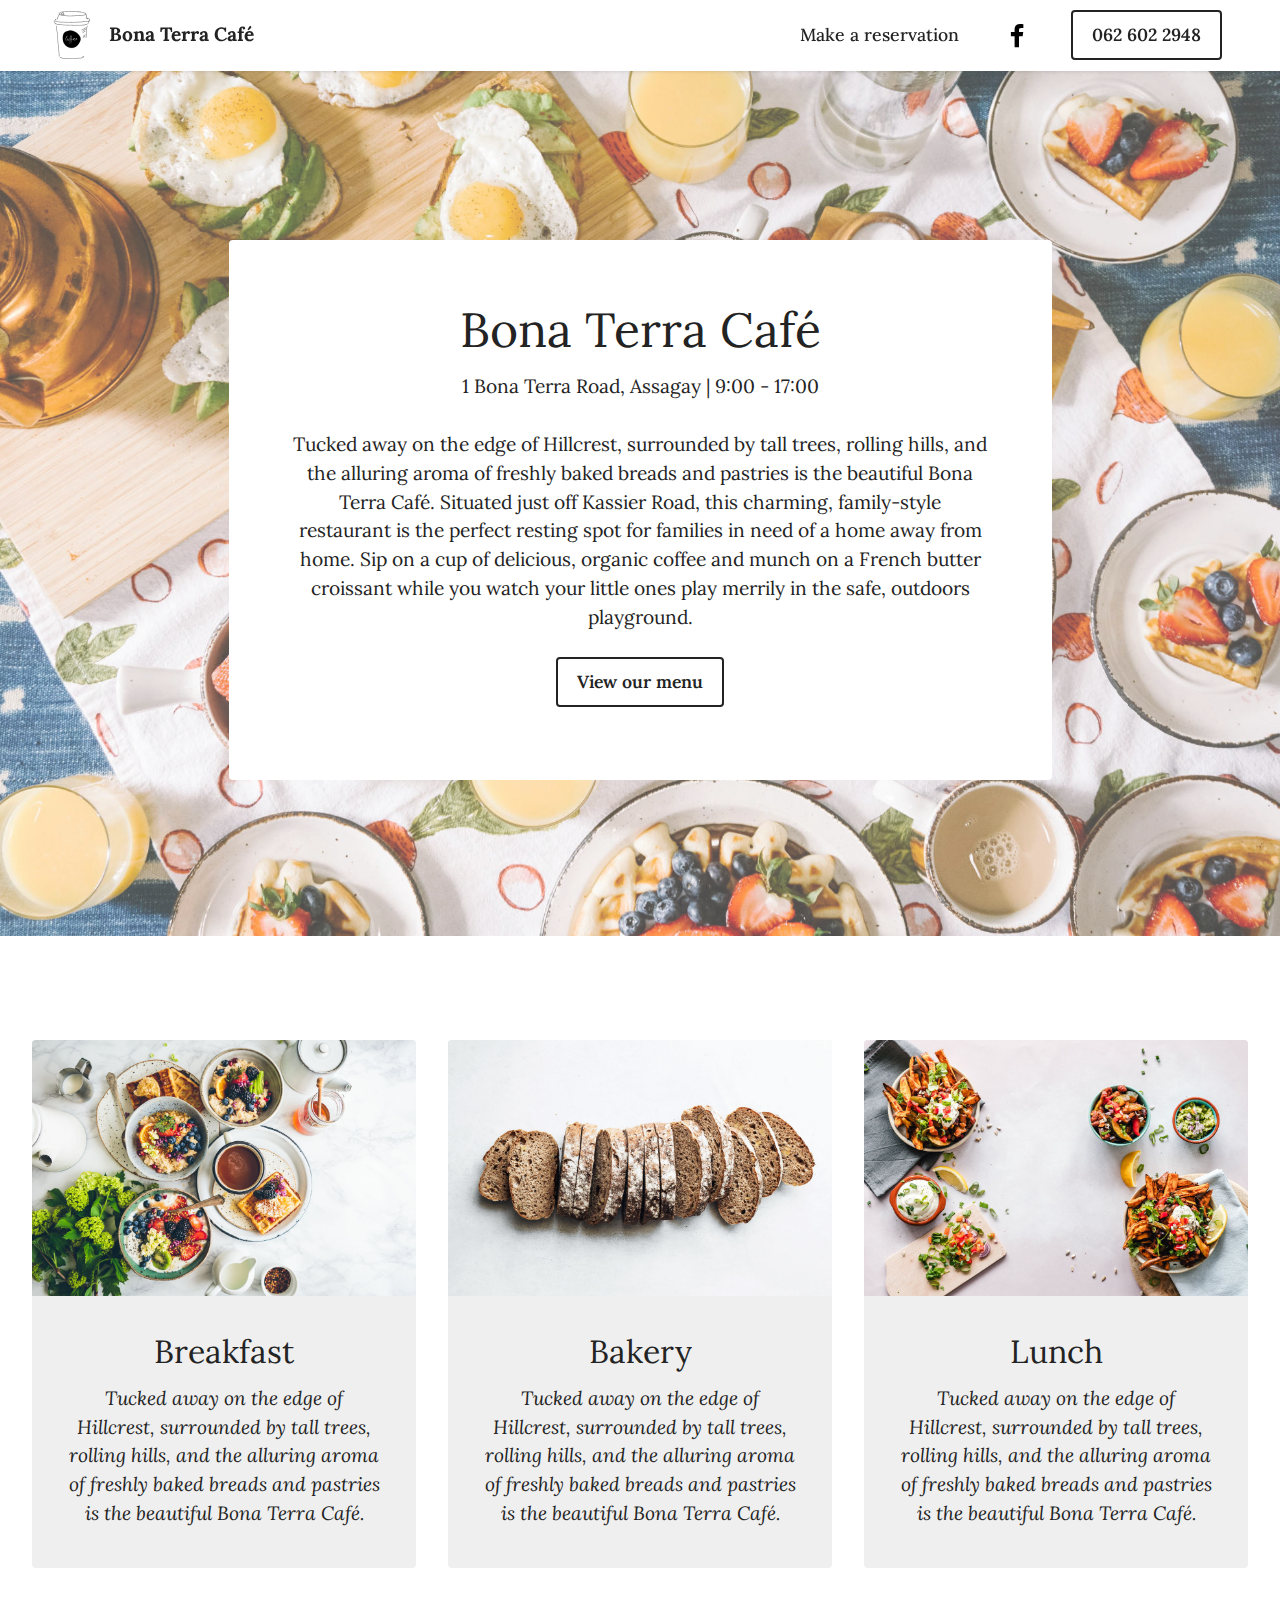
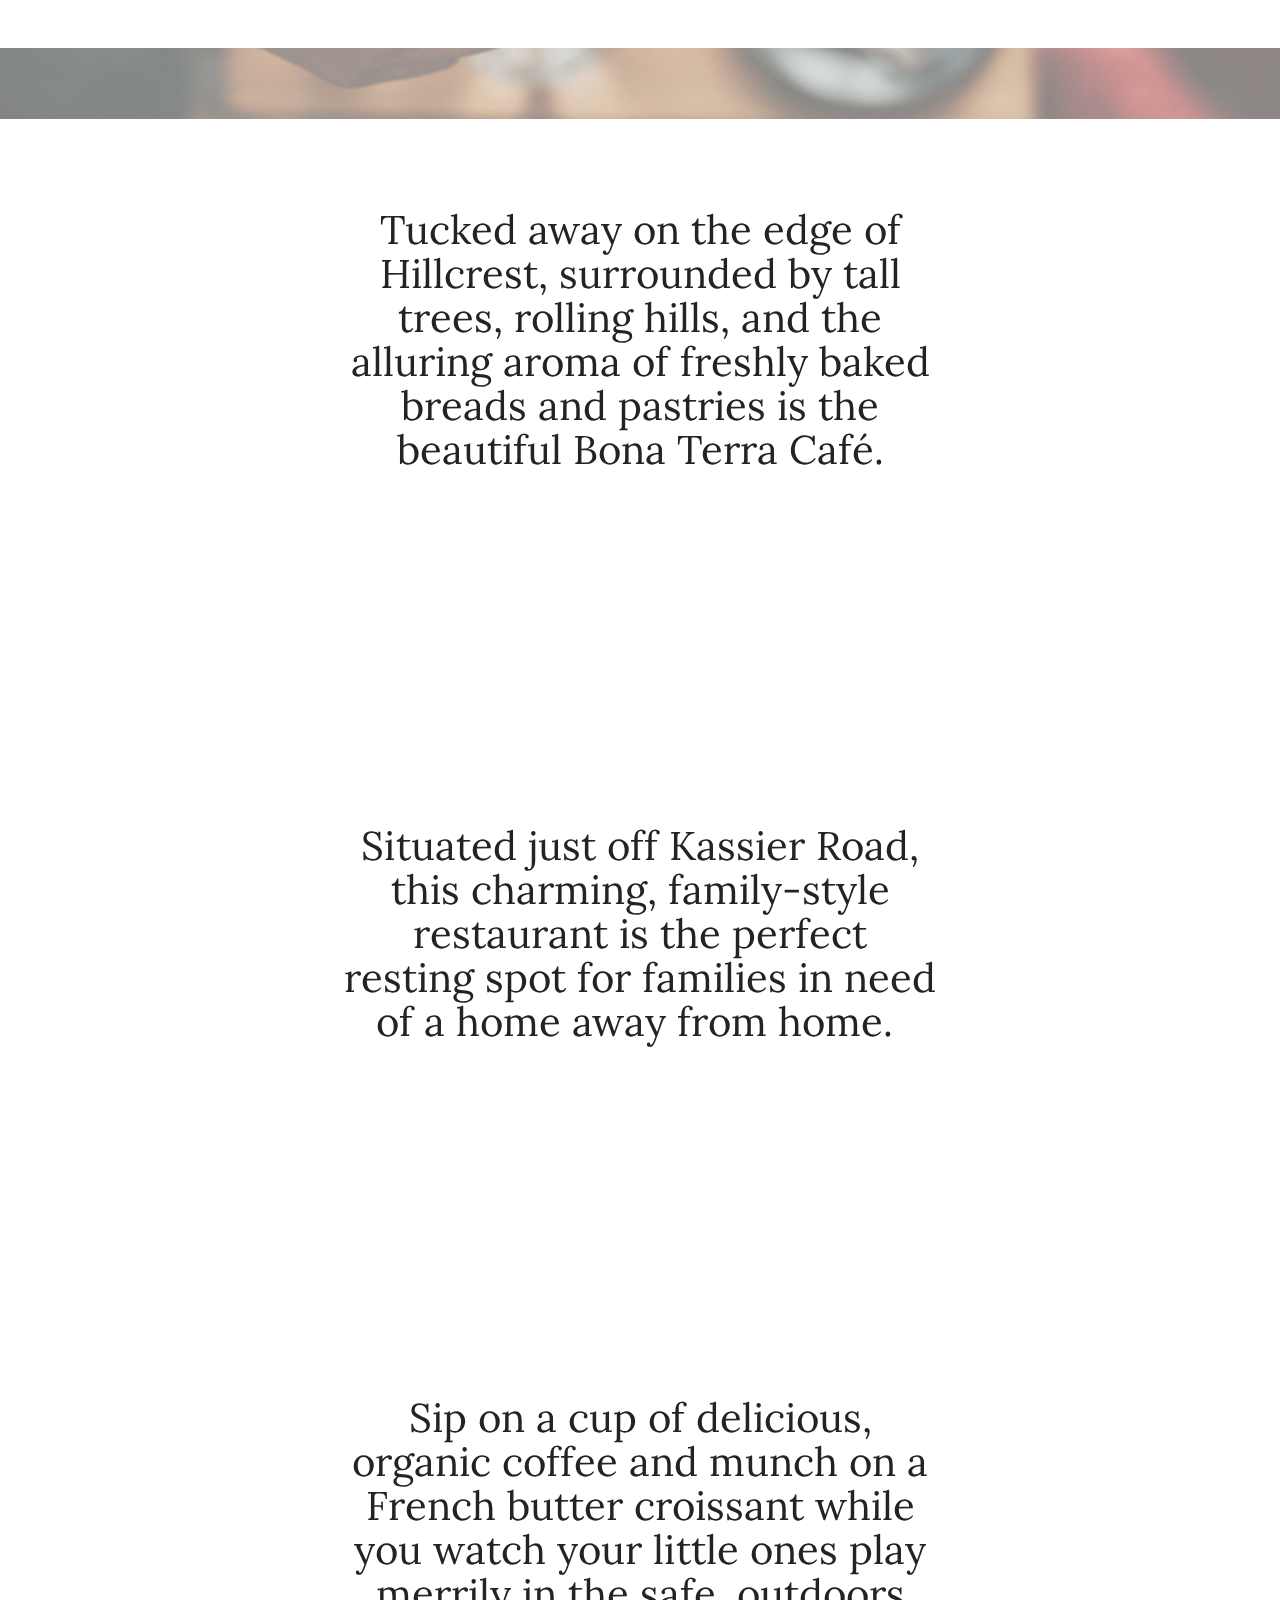
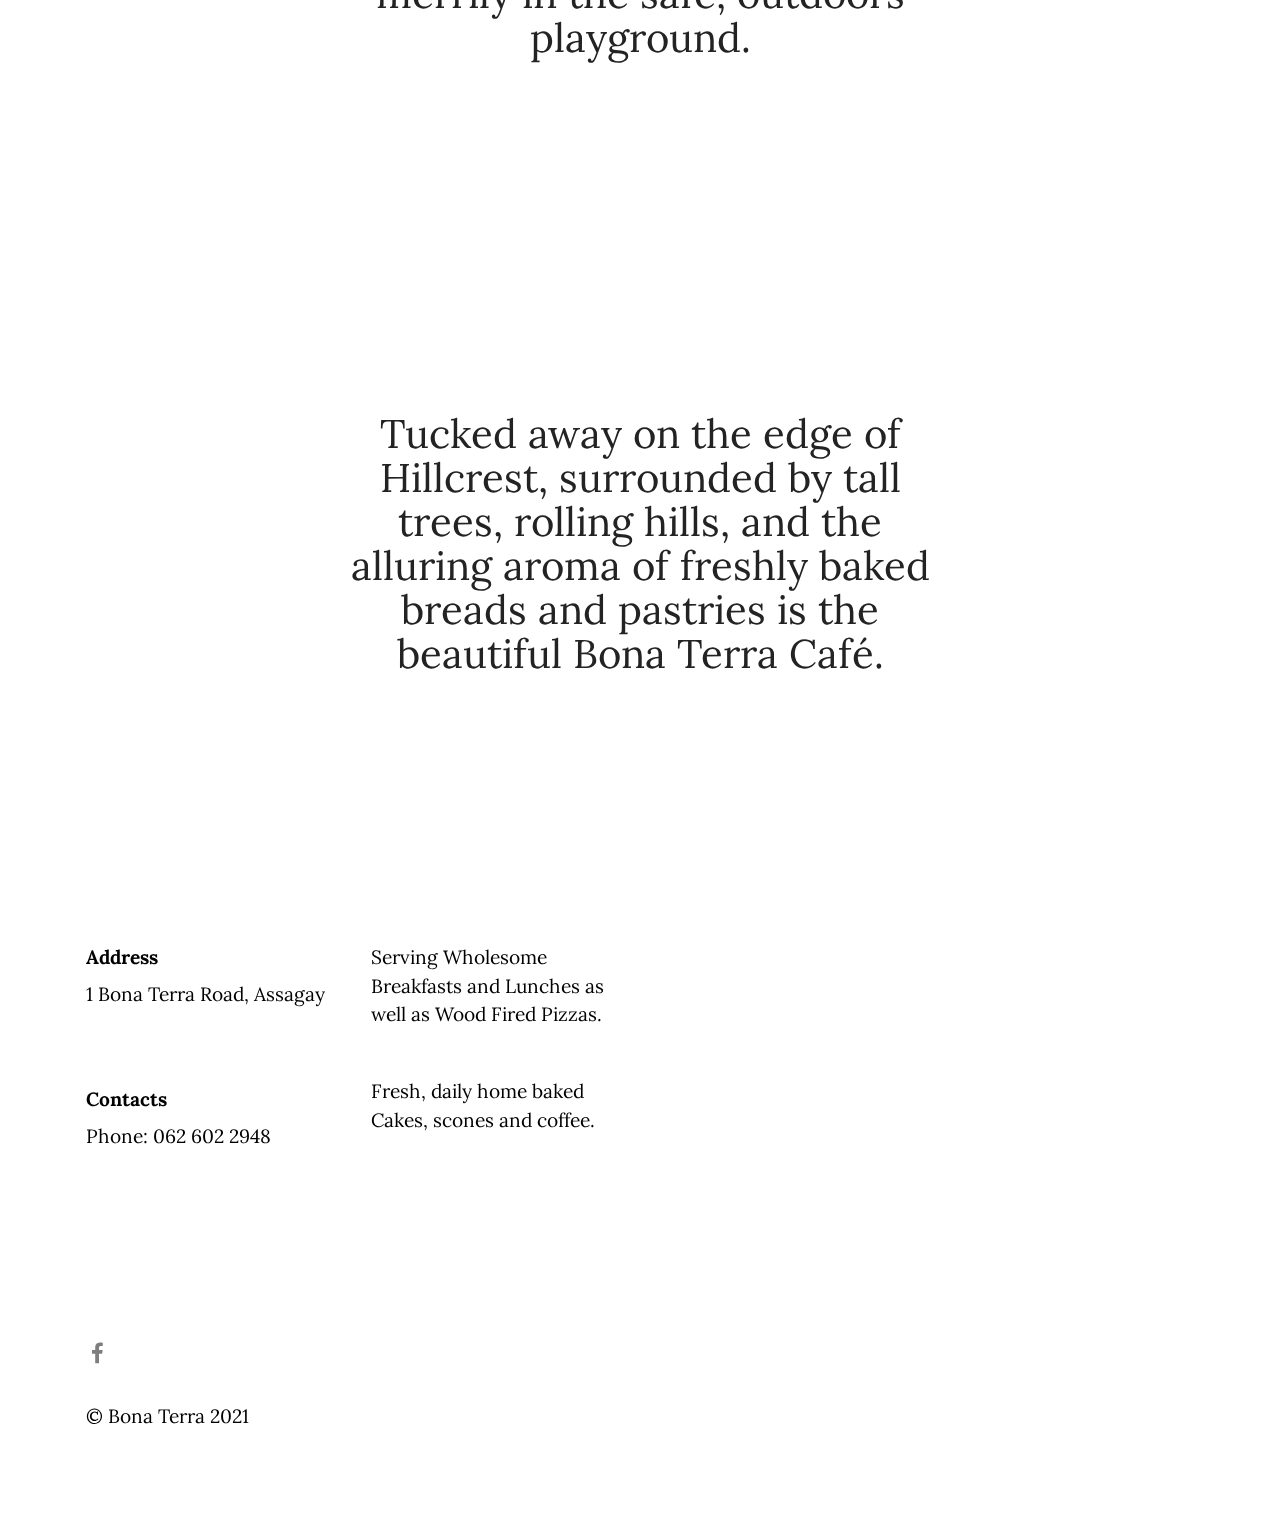
<file: index.html>
<!DOCTYPE html>
<html  >
<head>
  <!-- Site made with Mobirise Website Builder v5.2.9, https://mobirise.com -->
  <meta charset="UTF-8">
  <meta http-equiv="X-UA-Compatible" content="IE=edge">
  <meta name="generator" content="Mobirise v5.2.9, mobirise.com">
  <meta name="viewport" content="width=device-width, initial-scale=1, minimum-scale=1">
  <link rel="shortcut icon" href="assets/images/cafe-deli-venue-1-removebg-preview-96x96.png" type="image/x-icon">
  <meta name="description" content="">
  
  
  <title>Home</title>
  <link rel="stylesheet" href="assets/tether/tether.min.css">
  <link rel="stylesheet" href="assets/bootstrap/css/bootstrap.min.css">
  <link rel="stylesheet" href="assets/bootstrap/css/bootstrap-grid.min.css">
  <link rel="stylesheet" href="assets/bootstrap/css/bootstrap-reboot.min.css">
  <link rel="stylesheet" href="assets/dropdown/css/style.css">
  <link rel="stylesheet" href="assets/socicon/css/styles.css">
  <link rel="stylesheet" href="assets/theme/css/style.css">
  <link rel="preload" href="https://fonts.googleapis.com/css?family=Lora:400,500,600,700,400i,500i,600i,700i&display=swap" as="style" onload="this.onload=null;this.rel='stylesheet'">
  <noscript><link rel="stylesheet" href="https://fonts.googleapis.com/css?family=Lora:400,500,600,700,400i,500i,600i,700i&display=swap"></noscript>
  <link rel="preload" as="style" href="assets/mobirise/css/mbr-additional.css"><link rel="stylesheet" href="assets/mobirise/css/mbr-additional.css" type="text/css">
  
  
  
  
</head>
<body>
  
  <section class="menu menu1 cid-snQ2kiw4IT" once="menu" id="menu1-j">
    

    <nav class="navbar navbar-dropdown navbar-fixed-top navbar-expand-lg">
        <div class="container-fluid">
            <div class="navbar-brand">
                <span class="navbar-logo">
                    <a href="index.html">
                        <img src="assets/images/cafe-deli-venue-1-removebg-preview-96x96.png" alt="Mobirise" style="height: 3rem;">
                    </a>
                </span>
                <span class="navbar-caption-wrap"><a class="navbar-caption text-black text-primary display-7" href="index.html">Bona Terra Café</a></span>
            </div>
            <button class="navbar-toggler" type="button" data-toggle="collapse" data-target="#navbarSupportedContent" aria-controls="navbarNavAltMarkup" aria-expanded="false" aria-label="Toggle navigation">
                <div class="hamburger">
                    <span></span>
                    <span></span>
                    <span></span>
                    <span></span>
                </div>
            </button>
            <div class="collapse navbar-collapse" id="navbarSupportedContent">
                <ul class="navbar-nav nav-dropdown" data-app-modern-menu="true"><li class="nav-item"><a class="nav-link link text-black text-primary display-4" href="https://www.google.com/maps/reserve/v/dine/c/J5cgw0YXsWQ?source=pa&hl=en-ZA&gei=jpcZYL3eKNef1fAPy8ebCA&sourceurl=https://www.google.com/search?q%3Dbona%2Bterra%2Bcafe%2Bmenu%26oq%3Dbona%2Bterra%2Bcafe%2Bmenu%26aqs%3Dchrome..69i57.3915j1j7%26sourceid%3Dchrome%26ie%3DUTF-8" target="_blank">
                            Make a reservation</a></li></ul>
                <div class="icons-menu">
                    <a class="iconfont-wrapper" href="https://www.facebook.com/no1bonaterracafe/" target="_blank">
                        <span class="p-2 mbr-iconfont socicon-facebook socicon" style="color: rgb(0, 0, 0); fill: rgb(0, 0, 0);"></span>
                    </a>
                    
                    
                    
                </div>
                <div class="navbar-buttons mbr-section-btn"><a class="btn btn-black-outline display-4" href="tel:+27626022948">062 602 2948</a></div>
            </div>
        </div>
    </nav>
</section>

<section class="header12 cid-snPZhYULCh mbr-fullscreen mbr-parallax-background" id="header12-b">

    

    <div class="mbr-overlay" style="opacity: 0.3; background-color: rgb(255, 255, 255);">
    </div>
    <div class="container">
        <div class="row justify-content-center">
            <div class="card col-12 col-md-12 col-lg-9">
                <div class="card-wrapper">
                    <div class="card-box align-center">
                        <h1 class="card-title mbr-fonts-style mb-3 display-1">Bona Terra Café</h1>
                        <p class="mbr-text mbr-fonts-style display-7">1 Bona Terra Road, Assagay | 9:00 - 17:00<br><br>Tucked away on the edge of Hillcrest, surrounded by tall trees, rolling hills, and the alluring aroma of freshly baked breads and pastries is the beautiful Bona Terra Café. Situated just off Kassier Road, this charming, family-style restaurant is the perfect resting spot for families in need of a home away from home. Sip on a cup of delicious, organic coffee and munch on a French butter croissant while you watch your little ones play merrily in the safe, outdoors playground.<br></p>
                        <div class="mbr-section-btn mt-3"><a class="btn btn-black-outline display-4" href="https://www.facebook.com/no1bonaterracafe/" target="_blank">View our menu</a></div>
                    </div>
                </div>
            </div>
        </div>
    </div>
</section>

<section class="features3 cid-snoOBk3Jjf" id="features3-3">
    
    
    <div class="container-fluid">
        
        <div class="row mt-4">
            <div class="item features-image сol-12 col-md-6 col-lg-4 active">
                <div class="item-wrapper">
                    <div class="item-img">
                        <img src="assets/images/brooke-lark-hlncigvui4q-unsplash-1184x789.jpg" alt="">
                    </div>
                    <div class="item-content">
                        <h5 class="item-title mbr-fonts-style display-5">Breakfast</h5>
                        <h6 class="item-subtitle mbr-fonts-style mt-1 display-7"><em>Tucked away on the edge of Hillcrest, surrounded by tall trees, rolling hills, and the alluring aroma of freshly baked breads and pastries is the beautiful Bona Terra Café.</em></h6>
                        
                    </div>
                    
                </div>
            </div>
            <div class="item features-image сol-12 col-md-6 col-lg-4">
                <div class="item-wrapper">
                    <div class="item-img">
                        <img src="assets/images/louise-lyshoj-whjtalqonku-unsplash-1-1184x789.jpg" alt="" data-slide-to="1">
                    </div>
                    <div class="item-content">
                        <h5 class="item-title mbr-fonts-style display-5">Bakery</h5>
                        <h6 class="item-subtitle mbr-fonts-style mt-1 display-7"><em>Tucked away on the edge of Hillcrest, surrounded by tall trees, rolling hills, and the alluring aroma of freshly baked breads and pastries is the beautiful Bona Terra Café.</em></h6>
                        
                    </div>
                    
                </div>
            </div><div class="item features-image сol-12 col-md-6 col-lg-4">
                <div class="item-wrapper">
                    <div class="item-img">
                        <img src="assets/images/ella-olsson-4dqiawkil-y-unsplash-1184x789.jpg" alt="" data-slide-to="2">
                    </div>
                    <div class="item-content">
                        <h5 class="item-title mbr-fonts-style display-5">Lunch</h5>
                        <h6 class="item-subtitle mbr-fonts-style mt-1 display-7"><em>Tucked away on the edge of Hillcrest, surrounded by tall trees, rolling hills, and the alluring aroma of freshly baked breads and pastries is the beautiful Bona Terra Café.</em></h6>
                        
                    </div>
                    
                </div>
            </div>
            
        </div>
    </div>
</section>

<section class="content4 cid-snSVvPFKUA mbr-parallax-background" id="content4-q">
    
    <div class="mbr-overlay" style="opacity: 0.5; background-color: rgb(255, 255, 255);">
    </div>
    <div class="container-fluid">
        <div class="row justify-content-center">
            <div class="title col-md-12 col-lg-6">
                <h3 class="mbr-section-title mbr-fonts-style align-center mb-4 display-2">Tucked away on the edge of Hillcrest, surrounded by tall trees, rolling hills, and the alluring aroma of freshly baked breads and pastries is the beautiful Bona Terra Café.</h3>
                
                
            </div>
        </div>
    </div>
</section>

<section class="content4 cid-snSVvBBTJh mbr-parallax-background" id="content4-p">
    
    <div class="mbr-overlay" style="opacity: 0.5; background-color: rgb(255, 255, 255);">
    </div>
    <div class="container-fluid">
        <div class="row justify-content-center">
            <div class="title col-md-12 col-lg-6">
                <h3 class="mbr-section-title mbr-fonts-style align-center mb-4 display-2">Situated just off Kassier Road, this charming, family-style restaurant is the perfect resting spot for families in need of a home away from home.&nbsp;</h3>
                
                
            </div>
        </div>
    </div>
</section>

<section class="content4 cid-snSVvjqCHC mbr-parallax-background" id="content4-o">
    
    <div class="mbr-overlay" style="opacity: 0.5; background-color: rgb(255, 255, 255);">
    </div>
    <div class="container-fluid">
        <div class="row justify-content-center">
            <div class="title col-md-12 col-lg-6">
                <h3 class="mbr-section-title mbr-fonts-style align-center mb-4 display-2">Sip on a cup of delicious, organic coffee and munch on a French butter croissant while you watch your little ones play merrily in the safe, outdoors playground.</h3>
                
                
            </div>
        </div>
    </div>
</section>

<section class="content4 cid-snSVfQCqi3 mbr-parallax-background" id="content4-n">
    
    <div class="mbr-overlay" style="opacity: 0.5; background-color: rgb(255, 255, 255);">
    </div>
    <div class="container-fluid">
        <div class="row justify-content-center">
            <div class="title col-md-12 col-lg-6">
                <h3 class="mbr-section-title mbr-fonts-style align-center mb-4 display-2">Tucked away on the edge of Hillcrest, surrounded by tall trees, rolling hills, and the alluring aroma of freshly baked breads and pastries is the beautiful Bona Terra Café.</h3>
                
                
            </div>
        </div>
    </div>
</section>

<section class="footer6 cid-snoORzGGIT" once="footers" id="footer6-6">

    

    

    <div class="container">
        <div class="row content mbr-white">
            <div class="col-12 col-md-3 mbr-fonts-style display-7">
                <h5 class="mbr-section-subtitle mbr-fonts-style mb-2 display-7">
                    <strong>Address</strong>
                </h5>
                <p class="mbr-text mbr-fonts-style display-7">1 Bona Terra Road, Assagay</p> <br>
                <h5 class="mbr-section-subtitle mbr-fonts-style mb-2 mt-4 display-7">
                    <strong>Contacts</strong>
                </h5>
                <p class="mbr-text mbr-fonts-style mb-4 display-7">Phone: 062 602 2948</p>
            </div>
            <div class="col-12 col-md-3 mbr-fonts-style display-7">
                <h5 class="mbr-section-subtitle mbr-fonts-style mb-2 display-7">Serving Wholesome Breakfasts and Lunches as well as Wood Fired Pizzas.
</h5>
                <ul class="list mbr-fonts-style mb-4 display-4"></ul>
                <h5 class="mbr-section-subtitle mbr-fonts-style mb-2 mt-5 display-7">Fresh, daily home baked Cakes, scones and coffee.</h5>
                <p class="mbr-text mbr-fonts-style mb-4 display-7"></p>
            </div>
            <div class="col-12 col-md-6">
                <div class="google-map"><iframe frameborder="0" style="border:0" src="https://www.google.com/maps/embed/v1/place?key=AIzaSyDk89J4FSunMF33ruMVWJaJht_Ro0kvoXs&amp;q=1 Bona Terra Road, Assagay" allowfullscreen=""></iframe></div>
            </div>
            <div class="col-md-6">
                <div class="social-list align-left">
                    <div class="soc-item">
                        <a href="https://www.facebook.com/no1bonaterracafe/" target="_blank">
                            <span class="mbr-iconfont mbr-iconfont-social socicon-facebook socicon" style="color: rgb(0, 0, 0); fill: rgb(0, 0, 0);"></span>
                        </a>
                    </div>
                    
                    
                    
                    
                    
                </div>
            </div>
        </div>
        <div class="footer-lower">
            <div class="media-container-row">
                <div class="col-sm-12">
                    <hr>
                </div>
            </div>
            <div class="col-sm-12 copyright pl-0">
                <p class="mbr-text mbr-fonts-style mbr-white display-7">
                    © Bona Terra 2021</p>
            </div>
        </div>
    </div>
</section><section style="background-color: #fff; font-family: -apple-system, BlinkMacSystemFont, 'Segoe UI', 'Roboto', 'Helvetica Neue', Arial, sans-serif; color:#aaa; font-size:12px; padding: 0; align-items: center; display: flex;"><a href="https://mobirise.site/r" style="flex: 1 1; height: 3rem; padding-left: 1rem;"></a></section><script src="assets/web/assets/jquery/jquery.min.js"></script>  <script src="assets/popper/popper.min.js"></script>  <script src="assets/tether/tether.min.js"></script>  <script src="assets/bootstrap/js/bootstrap.min.js"></script>  <script src="assets/smoothscroll/smooth-scroll.js"></script>  <script src="assets/parallax/jarallax.min.js"></script>  <script src="assets/dropdown/js/nav-dropdown.js"></script>  <script src="assets/dropdown/js/navbar-dropdown.js"></script>  <script src="assets/touchswipe/jquery.touch-swipe.min.js"></script>  <script src="assets/theme/js/script.js"></script>  
  
  
</body>
</html>
</file>
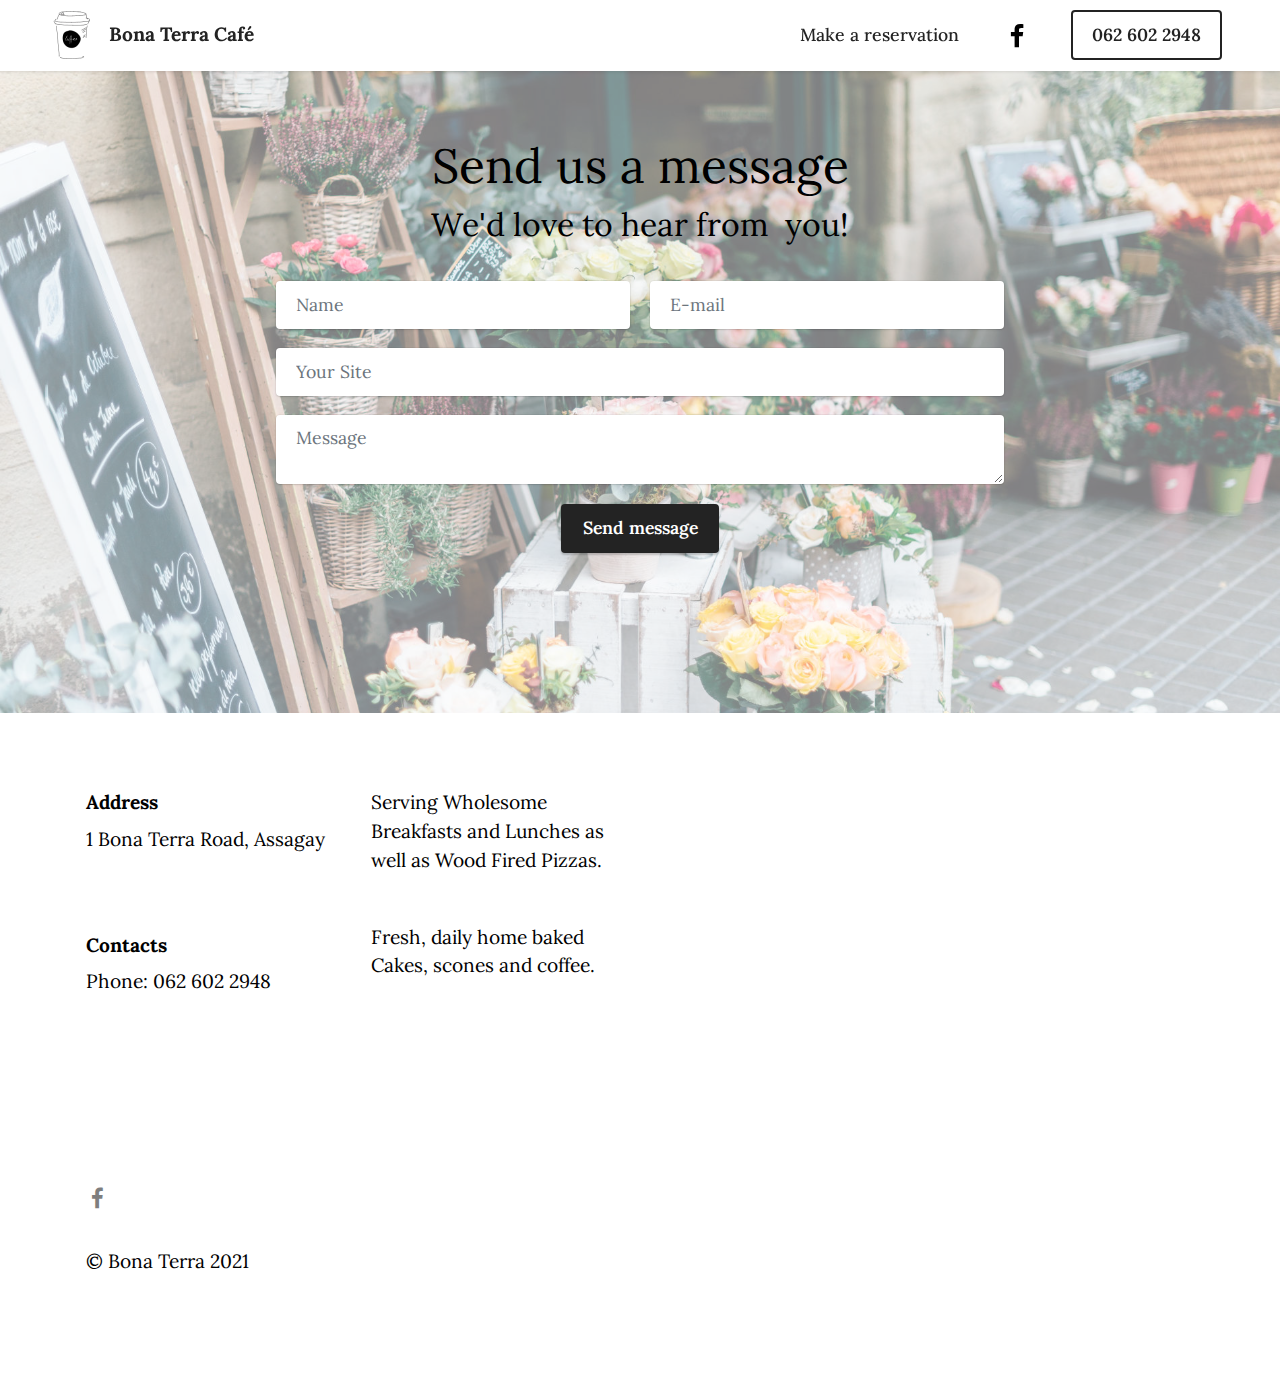
<file: page1.html>
<!DOCTYPE html>
<html  >
<head>
  <!-- Site made with Mobirise Website Builder v5.2.9, https://mobirise.com -->
  <meta charset="UTF-8">
  <meta http-equiv="X-UA-Compatible" content="IE=edge">
  <meta name="generator" content="Mobirise v5.2.9, mobirise.com">
  <meta name="viewport" content="width=device-width, initial-scale=1, minimum-scale=1">
  <link rel="shortcut icon" href="assets/images/cafe-deli-venue-1-removebg-preview-96x96.png" type="image/x-icon">
  <meta name="description" content="">
  
  
  <title>Contact</title>
  <link rel="stylesheet" href="assets/tether/tether.min.css">
  <link rel="stylesheet" href="assets/bootstrap/css/bootstrap.min.css">
  <link rel="stylesheet" href="assets/bootstrap/css/bootstrap-grid.min.css">
  <link rel="stylesheet" href="assets/bootstrap/css/bootstrap-reboot.min.css">
  <link rel="stylesheet" href="assets/formstyler/jquery.formstyler.css">
  <link rel="stylesheet" href="assets/formstyler/jquery.formstyler.theme.css">
  <link rel="stylesheet" href="assets/datepicker/jquery.datetimepicker.min.css">
  <link rel="stylesheet" href="assets/dropdown/css/style.css">
  <link rel="stylesheet" href="assets/socicon/css/styles.css">
  <link rel="stylesheet" href="assets/theme/css/style.css">
  <link rel="preload" href="https://fonts.googleapis.com/css?family=Lora:400,500,600,700,400i,500i,600i,700i&display=swap" as="style" onload="this.onload=null;this.rel='stylesheet'">
  <noscript><link rel="stylesheet" href="https://fonts.googleapis.com/css?family=Lora:400,500,600,700,400i,500i,600i,700i&display=swap"></noscript>
  <link rel="preload" as="style" href="assets/mobirise/css/mbr-additional.css"><link rel="stylesheet" href="assets/mobirise/css/mbr-additional.css" type="text/css">
  
  
  
  
</head>
<body>
  
  <section class="menu menu1 cid-snQ2kiw4IT" once="menu" id="menu1-j">
    

    <nav class="navbar navbar-dropdown navbar-fixed-top navbar-expand-lg">
        <div class="container-fluid">
            <div class="navbar-brand">
                <span class="navbar-logo">
                    <a href="index.html">
                        <img src="assets/images/cafe-deli-venue-1-removebg-preview-96x96.png" alt="Mobirise" style="height: 3rem;">
                    </a>
                </span>
                <span class="navbar-caption-wrap"><a class="navbar-caption text-black text-primary display-7" href="index.html">Bona Terra Café</a></span>
            </div>
            <button class="navbar-toggler" type="button" data-toggle="collapse" data-target="#navbarSupportedContent" aria-controls="navbarNavAltMarkup" aria-expanded="false" aria-label="Toggle navigation">
                <div class="hamburger">
                    <span></span>
                    <span></span>
                    <span></span>
                    <span></span>
                </div>
            </button>
            <div class="collapse navbar-collapse" id="navbarSupportedContent">
                <ul class="navbar-nav nav-dropdown" data-app-modern-menu="true"><li class="nav-item"><a class="nav-link link text-black text-primary display-4" href="https://www.google.com/maps/reserve/v/dine/c/J5cgw0YXsWQ?source=pa&hl=en-ZA&gei=jpcZYL3eKNef1fAPy8ebCA&sourceurl=https://www.google.com/search?q%3Dbona%2Bterra%2Bcafe%2Bmenu%26oq%3Dbona%2Bterra%2Bcafe%2Bmenu%26aqs%3Dchrome..69i57.3915j1j7%26sourceid%3Dchrome%26ie%3DUTF-8" target="_blank">
                            Make a reservation</a></li></ul>
                <div class="icons-menu">
                    <a class="iconfont-wrapper" href="https://www.facebook.com/no1bonaterracafe/" target="_blank">
                        <span class="p-2 mbr-iconfont socicon-facebook socicon" style="color: rgb(0, 0, 0); fill: rgb(0, 0, 0);"></span>
                    </a>
                    
                    
                    
                </div>
                <div class="navbar-buttons mbr-section-btn"><a class="btn btn-black-outline display-4" href="tel:+27626022948">062 602 2948</a></div>
            </div>
        </div>
    </nav>
</section>

<section class="form5 cid-snQ25aPm69" id="form5-h">
    
    <div class="mbr-overlay"></div>
    <div class="container">
        <div class="mbr-section-head">
            <h3 class="mbr-section-title mbr-fonts-style align-center mb-0 display-1">Send us a message</h3>
            <h4 class="mbr-section-subtitle mbr-fonts-style align-center mb-0 mt-2 display-5">
                We'd love to hear from&nbsp; you!</h4>
        </div>
        <div class="row justify-content-center mt-4">
            <div class="col-lg-8 mx-auto mbr-form" data-form-type="formoid">
                <form action="https://mobirise.eu/" method="POST" class="mbr-form form-with-styler" data-form-title="Form Name"><input type="hidden" name="email" data-form-email="true" value="npB/ctcOX0BQakxg3EnSJASugbbgQLUuVzQg/OA6t4QHLDw+kch3MRMtx4hb8MbxZ6w64MwD65gUkoGKg9tS5MCzVuYQjLqlAEeIHHnu5HykdJdR1hR3DmuRsXdeJGs+">
                    <div class="row">
                        <div hidden="hidden" data-form-alert="" class="alert alert-success col-12">Thanks for filling out
                            the form!</div>
                        <div hidden="hidden" data-form-alert-danger="" class="alert alert-danger col-12">Oops...! some
                            problem!</div>
                    </div>
                    <div class="dragArea row">
                        <div class="col-md col-sm-12 form-group" data-for="name">
                            <input type="text" name="name" placeholder="Name" data-form-field="name" class="form-control" value="" id="name-form5-h">
                        </div>
                        <div class="col-md col-sm-12 form-group" data-for="email">
                            <input type="email" name="email" placeholder="E-mail" data-form-field="email" class="form-control" value="" id="email-form5-h">
                        </div>
                        <div class="col-12 form-group" data-for="url">
                            <input type="url" name="url" placeholder="Your Site" data-form-field="url" class="form-control" value="" id="url-form5-h">
                        </div>
                        <div class="col-12 form-group" data-for="textarea">
                            <textarea name="textarea" placeholder="Message" data-form-field="textarea" class="form-control" id="textarea-form5-h"></textarea>
                        </div>
                        <div class="col-lg-12 col-md-12 col-sm-12 align-center mbr-section-btn"><button type="submit" class="btn btn-black display-4">Send message</button></div>
                    </div>
                </form>
            </div>
        </div>
    </div>
</section>

<section class="footer6 cid-snoORzGGIT" once="footers" id="footer6-8">

    

    

    <div class="container">
        <div class="row content mbr-white">
            <div class="col-12 col-md-3 mbr-fonts-style display-7">
                <h5 class="mbr-section-subtitle mbr-fonts-style mb-2 display-7">
                    <strong>Address</strong>
                </h5>
                <p class="mbr-text mbr-fonts-style display-7">1 Bona Terra Road, Assagay</p> <br>
                <h5 class="mbr-section-subtitle mbr-fonts-style mb-2 mt-4 display-7">
                    <strong>Contacts</strong>
                </h5>
                <p class="mbr-text mbr-fonts-style mb-4 display-7">Phone: 062 602 2948</p>
            </div>
            <div class="col-12 col-md-3 mbr-fonts-style display-7">
                <h5 class="mbr-section-subtitle mbr-fonts-style mb-2 display-7">Serving Wholesome Breakfasts and Lunches as well as Wood Fired Pizzas.
</h5>
                <ul class="list mbr-fonts-style mb-4 display-4"></ul>
                <h5 class="mbr-section-subtitle mbr-fonts-style mb-2 mt-5 display-7">Fresh, daily home baked Cakes, scones and coffee.</h5>
                <p class="mbr-text mbr-fonts-style mb-4 display-7"></p>
            </div>
            <div class="col-12 col-md-6">
                <div class="google-map"><iframe frameborder="0" style="border:0" src="https://www.google.com/maps/embed/v1/place?key=AIzaSyCZI5F_k6S1k46ujh0SNrapM89f7mJxd30&amp;q=1 Bona Terra Road, Assagay" allowfullscreen=""></iframe></div>
            </div>
            <div class="col-md-6">
                <div class="social-list align-left">
                    <div class="soc-item">
                        <a href="https://www.facebook.com/no1bonaterracafe/" target="_blank">
                            <span class="mbr-iconfont mbr-iconfont-social socicon-facebook socicon" style="color: rgb(0, 0, 0); fill: rgb(0, 0, 0);"></span>
                        </a>
                    </div>
                    
                    
                    
                    
                    
                </div>
            </div>
        </div>
        <div class="footer-lower">
            <div class="media-container-row">
                <div class="col-sm-12">
                    <hr>
                </div>
            </div>
            <div class="col-sm-12 copyright pl-0">
                <p class="mbr-text mbr-fonts-style mbr-white display-7">
                    © Bona Terra 2021</p>
            </div>
        </div>
    </div>
</section><section style="background-color: #fff; font-family: -apple-system, BlinkMacSystemFont, 'Segoe UI', 'Roboto', 'Helvetica Neue', Arial, sans-serif; color:#aaa; font-size:12px; padding: 0; align-items: center; display: flex;"><a href="https://mobirise.site/m" style="flex: 1 1; height: 3rem; padding-left: 1rem;"></a></section><script src="assets/web/assets/jquery/jquery.min.js"></script>  <script src="assets/popper/popper.min.js"></script>  <script src="assets/tether/tether.min.js"></script>  <script src="assets/bootstrap/js/bootstrap.min.js"></script>  <script src="assets/smoothscroll/smooth-scroll.js"></script>  <script src="assets/formstyler/jquery.formstyler.js"></script>  <script src="assets/formstyler/jquery.formstyler.min.js"></script>  <script src="assets/datepicker/jquery.datetimepicker.full.js"></script>  <script src="assets/dropdown/js/nav-dropdown.js"></script>  <script src="assets/dropdown/js/navbar-dropdown.js"></script>  <script src="assets/touchswipe/jquery.touch-swipe.min.js"></script>  <script src="assets/theme/js/script.js"></script>  <script src="assets/formoid/formoid.min.js"></script>  
  
  
</body>
</html>
</file>
<file: assets/dropdown/css/style.css>
.navbar-dropdown {
  left: 0;
  padding: 0;
  position: absolute;
  right: 0;
  top: 0;
  transition: all 0.45s ease;
  z-index: 1030;
  background: #282828; }
  .navbar-dropdown .navbar-logo {
    margin-right: 0.8rem;
    transition: margin 0.3s ease-in-out;
    vertical-align: middle; }
    .navbar-dropdown .navbar-logo img {
      height: 3.125rem;
      transition: all 0.3s ease-in-out; }
    .navbar-dropdown .navbar-logo.mbr-iconfont {
      font-size: 3.125rem;
      line-height: 3.125rem; }
  .navbar-dropdown .navbar-caption {
    font-weight: 700;
    white-space: normal;
    vertical-align: -4px;
    line-height: 3.125rem !important; }
    .navbar-dropdown .navbar-caption, .navbar-dropdown .navbar-caption:hover {
      color: inherit;
      text-decoration: none; }
  .navbar-dropdown .mbr-iconfont + .navbar-caption {
    vertical-align: -1px; }
  .navbar-dropdown.navbar-fixed-top {
    position: fixed; }
  .navbar-dropdown .navbar-brand span {
    vertical-align: -4px; }
  .navbar-dropdown.bg-color.transparent {
    background: none; }
  .navbar-dropdown.navbar-short .navbar-brand {
    padding: 0.625rem 0; }
    .navbar-dropdown.navbar-short .navbar-brand span {
      vertical-align: -1px; }
  .navbar-dropdown.navbar-short .navbar-caption {
    line-height: 2.375rem !important;
    vertical-align: -2px; }
  .navbar-dropdown.navbar-short .navbar-logo {
    margin-right: 0.5rem; }
    .navbar-dropdown.navbar-short .navbar-logo img {
      height: 2.375rem; }
    .navbar-dropdown.navbar-short .navbar-logo.mbr-iconfont {
      font-size: 2.375rem;
      line-height: 2.375rem; }
  .navbar-dropdown.navbar-short .mbr-table-cell {
    height: 3.625rem; }
  .navbar-dropdown .navbar-close {
    left: 0.6875rem;
    position: fixed;
    top: 0.75rem;
    z-index: 1000; }
  .navbar-dropdown .hamburger-icon {
    content: "";
    display: inline-block;
    vertical-align: middle;
    width: 16px;
    -webkit-box-shadow: 0 -6px 0 1px #282828,0 0 0 1px #282828,0 6px 0 1px #282828;
    -moz-box-shadow: 0 -6px 0 1px #282828,0 0 0 1px #282828,0 6px 0 1px #282828;
    box-shadow: 0 -6px 0 1px #282828,0 0 0 1px #282828,0 6px 0 1px #282828; }

.dropdown-menu .dropdown-toggle[data-toggle="dropdown-submenu"]::after {
  border-bottom: 0.35em solid transparent;
  border-left: 0.35em solid;
  border-right: 0;
  border-top: 0.35em solid transparent;
  margin-left: 0.3rem; }

.dropdown-menu .dropdown-item:focus {
  outline: 0; }

.nav-dropdown {
  font-size: 0.75rem;
  font-weight: 500;
  height: auto !important; }
  .nav-dropdown .nav-btn {
    padding-left: 1rem; }
  .nav-dropdown .link {
    margin: .667em 1.667em;
    font-weight: 500;
    padding: 0;
    transition: color .2s ease-in-out; }
    .nav-dropdown .link.dropdown-toggle {
      margin-right: 2.583em; }
      .nav-dropdown .link.dropdown-toggle::after {
        margin-left: .25rem;
        border-top: 0.35em solid;
        border-right: 0.35em solid transparent;
        border-left: 0.35em solid transparent;
        border-bottom: 0; }
      .nav-dropdown .link.dropdown-toggle[aria-expanded="true"] {
        margin: 0;
        padding: 0.667em 3.263em  0.667em 1.667em; }
  .nav-dropdown .link::after,
  .nav-dropdown .dropdown-item::after {
    color: inherit; }
  .nav-dropdown .btn {
    font-size: 0.75rem;
    font-weight: 700;
    letter-spacing: 0;
    margin-bottom: 0;
    padding-left: 1.25rem;
    padding-right: 1.25rem; }
  .nav-dropdown .dropdown-menu {
    border-radius: 0;
    border: 0;
    left: 0;
    margin: 0;
    padding-bottom: 1.25rem;
    padding-top: 1.25rem;
    position: relative; }
  .nav-dropdown .dropdown-submenu {
    margin-left: 0.125rem;
    top: 0; }
  .nav-dropdown .dropdown-item {
    font-weight: 500;
    line-height: 2;
    padding: 0.3846em 4.615em 0.3846em 1.5385em;
    position: relative;
    transition: color .2s ease-in-out, background-color .2s ease-in-out; }
    .nav-dropdown .dropdown-item::after {
      margin-top: -0.3077em;
      position: absolute;
      right: 1.1538em;
      top: 50%; }
    .nav-dropdown .dropdown-item:focus, .nav-dropdown .dropdown-item:hover {
      background: none; }

@media (max-width: 767px) {
  .nav-dropdown.navbar-toggleable-sm {
    bottom: 0;
    display: none;
    left: 0;
    overflow-x: hidden;
    position: fixed;
    top: 0;
    transform: translateX(-100%);
    -ms-transform: translateX(-100%);
    -webkit-transform: translateX(-100%);
    width: 18.75rem;
    z-index: 999; } }
.nav-dropdown.navbar-toggleable-xl {
  bottom: 0;
  display: none;
  left: 0;
  overflow-x: hidden;
  position: fixed;
  top: 0;
  transform: translateX(-100%);
  -ms-transform: translateX(-100%);
  -webkit-transform: translateX(-100%);
  width: 18.75rem;
  z-index: 999; }

.nav-dropdown-sm {
  display: block !important;
  overflow-x: hidden;
  overflow: auto;
  padding-top: 3.875rem; }
  .nav-dropdown-sm::after {
    content: "";
    display: block;
    height: 3rem;
    width: 100%; }
  .nav-dropdown-sm.collapse.in ~ .navbar-close {
    display: block !important; }
  .nav-dropdown-sm.collapsing, .nav-dropdown-sm.collapse.in {
    transform: translateX(0);
    -ms-transform: translateX(0);
    -webkit-transform: translateX(0);
    transition: all 0.25s ease-out;
    -webkit-transition: all 0.25s ease-out;
    background: #282828; }
  .nav-dropdown-sm.collapsing[aria-expanded="false"] {
    transform: translateX(-100%);
    -ms-transform: translateX(-100%);
    -webkit-transform: translateX(-100%); }
  .nav-dropdown-sm .nav-item {
    display: block;
    margin-left: 0 !important;
    padding-left: 0; }
  .nav-dropdown-sm .link,
  .nav-dropdown-sm .dropdown-item {
    border-top: 1px dotted rgba(255, 255, 255, 0.1);
    font-size: 0.8125rem;
    line-height: 1.6;
    margin: 0 !important;
    padding: 0.875rem 2.4rem 0.875rem 1.5625rem !important;
    position: relative;
    white-space: normal; }
    .nav-dropdown-sm .link:focus, .nav-dropdown-sm .link:hover,
    .nav-dropdown-sm .dropdown-item:focus,
    .nav-dropdown-sm .dropdown-item:hover {
      background: rgba(0, 0, 0, 0.2) !important;
      color: #c0a375; }
  .nav-dropdown-sm .nav-btn {
    position: relative;
    padding: 1.5625rem 1.5625rem 0 1.5625rem; }
    .nav-dropdown-sm .nav-btn::before {
      border-top: 1px dotted rgba(255, 255, 255, 0.1);
      content: "";
      left: 0;
      position: absolute;
      top: 0;
      width: 100%; }
    .nav-dropdown-sm .nav-btn + .nav-btn {
      padding-top: 0.625rem; }
      .nav-dropdown-sm .nav-btn + .nav-btn::before {
        display: none; }
  .nav-dropdown-sm .btn {
    padding: 0.625rem 0; }
  .nav-dropdown-sm .dropdown-toggle[data-toggle="dropdown-submenu"]::after {
    margin-left: .25rem;
    border-top: 0.35em solid;
    border-right: 0.35em solid transparent;
    border-left: 0.35em solid transparent;
    border-bottom: 0; }
  .nav-dropdown-sm .dropdown-toggle[data-toggle="dropdown-submenu"][aria-expanded="true"]::after {
    border-top: 0;
    border-right: 0.35em solid transparent;
    border-left: 0.35em solid transparent;
    border-bottom: 0.35em solid; }
  .nav-dropdown-sm .dropdown-menu {
    margin: 0;
    padding: 0;
    position: relative;
    top: 0;
    left: 0;
    width: 100%;
    border: 0;
    float: none;
    border-radius: 0;
    background: none; }
  .nav-dropdown-sm .dropdown-submenu {
    left: 100%;
    margin-left: 0.125rem;
    margin-top: -1.25rem;
    top: 0; }

.navbar-toggleable-sm .nav-dropdown .dropdown-menu {
  position: absolute; }

.navbar-toggleable-sm .nav-dropdown .dropdown-submenu {
  left: 100%;
  margin-left: 0.125rem;
  margin-top: -1.25rem;
  top: 0; }

.navbar-toggleable-sm.opened .nav-dropdown .dropdown-menu {
  position: relative; }

.navbar-toggleable-sm.opened .nav-dropdown .dropdown-submenu {
  left: 0;
  margin-left: 00rem;
  margin-top: 0rem;
  top: 0; }

.is-builder .nav-dropdown.collapsing {
  transition: none !important; }

/*# sourceMappingURL=style.css.map */
</file>
<file: assets/socicon/css/styles.css>
@charset "UTF-8";

@font-face {
  font-family: 'Socicon';
  src:  url('../fonts/socicon.eot');
  src:  url('../fonts/socicon.eot?#iefix') format('embedded-opentype'),
    url('../fonts/socicon.woff2') format('woff2'),
    url('../fonts/socicon.ttf') format('truetype'),
    url('../fonts/socicon.woff') format('woff'),
    url('../fonts/socicon.svg#socicon') format('svg');
  font-weight: normal;
  font-style: normal;
  font-display: swap;
}

[data-icon]:before {
  font-family: "socicon" !important;
  content: attr(data-icon);
  font-style: normal !important;
  font-weight: normal !important;
  font-variant: normal !important;
  text-transform: none !important;
  speak: none;
  line-height: 1;
  -webkit-font-smoothing: antialiased;
  -moz-osx-font-smoothing: grayscale;
}

[class^="socicon-"], [class*=" socicon-"] {
  /* use !important to prevent issues with browser extensions that change fonts */
  font-family: 'Socicon' !important;
  speak: none;
  font-style: normal;
  font-weight: normal;
  font-variant: normal;
  text-transform: none;
  line-height: 1;

  /* Better Font Rendering =========== */
  -webkit-font-smoothing: antialiased;
  -moz-osx-font-smoothing: grayscale;
}

.socicon-eitaa:before {
  content: "\e97c";
}
.socicon-soroush:before {
  content: "\e97d";
}
.socicon-bale:before {
  content: "\e97e";
}
.socicon-zazzle:before {
  content: "\e97b";
}
.socicon-society6:before {
  content: "\e97a";
}
.socicon-redbubble:before {
  content: "\e979";
}
.socicon-avvo:before {
  content: "\e978";
}
.socicon-stitcher:before {
  content: "\e977";
}
.socicon-googlehangouts:before {
  content: "\e974";
}
.socicon-dlive:before {
  content: "\e975";
}
.socicon-vsco:before {
  content: "\e976";
}
.socicon-flipboard:before {
  content: "\e973";
}
.socicon-ubuntu:before {
  content: "\e958";
}
.socicon-artstation:before {
  content: "\e959";
}
.socicon-invision:before {
  content: "\e95a";
}
.socicon-torial:before {
  content: "\e95b";
}
.socicon-collectorz:before {
  content: "\e95c";
}
.socicon-seenthis:before {
  content: "\e95d";
}
.socicon-googleplaymusic:before {
  content: "\e95e";
}
.socicon-debian:before {
  content: "\e95f";
}
.socicon-filmfreeway:before {
  content: "\e960";
}
.socicon-gnome:before {
  content: "\e961";
}
.socicon-itchio:before {
  content: "\e962";
}
.socicon-jamendo:before {
  content: "\e963";
}
.socicon-mix:before {
  content: "\e964";
}
.socicon-sharepoint:before {
  content: "\e965";
}
.socicon-tinder:before {
  content: "\e966";
}
.socicon-windguru:before {
  content: "\e967";
}
.socicon-cdbaby:before {
  content: "\e968";
}
.socicon-elementaryos:before {
  content: "\e969";
}
.socicon-stage32:before {
  content: "\e96a";
}
.socicon-tiktok:before {
  content: "\e96b";
}
.socicon-gitter:before {
  content: "\e96c";
}
.socicon-letterboxd:before {
  content: "\e96d";
}
.socicon-threema:before {
  content: "\e96e";
}
.socicon-splice:before {
  content: "\e96f";
}
.socicon-metapop:before {
  content: "\e970";
}
.socicon-naver:before {
  content: "\e971";
}
.socicon-remote:before {
  content: "\e972";
}
.socicon-internet:before {
  content: "\e957";
}
.socicon-moddb:before {
  content: "\e94b";
}
.socicon-indiedb:before {
  content: "\e94c";
}
.socicon-traxsource:before {
  content: "\e94d";
}
.socicon-gamefor:before {
  content: "\e94e";
}
.socicon-pixiv:before {
  content: "\e94f";
}
.socicon-myanimelist:before {
  content: "\e950";
}
.socicon-blackberry:before {
  content: "\e951";
}
.socicon-wickr:before {
  content: "\e952";
}
.socicon-spip:before {
  content: "\e953";
}
.socicon-napster:before {
  content: "\e954";
}
.socicon-beatport:before {
  content: "\e955";
}
.socicon-hackerone:before {
  content: "\e956";
}
.socicon-hackernews:before {
  content: "\e946";
}
.socicon-smashwords:before {
  content: "\e947";
}
.socicon-kobo:before {
  content: "\e948";
}
.socicon-bookbub:before {
  content: "\e949";
}
.socicon-mailru:before {
  content: "\e94a";
}
.socicon-gitlab:before {
  content: "\e945";
}
.socicon-instructables:before {
  content: "\e944";
}
.socicon-portfolio:before {
  content: "\e943";
}
.socicon-codered:before {
  content: "\e940";
}
.socicon-origin:before {
  content: "\e941";
}
.socicon-nextdoor:before {
  content: "\e942";
}
.socicon-udemy:before {
  content: "\e93f";
}
.socicon-livemaster:before {
  content: "\e93e";
}
.socicon-crunchbase:before {
  content: "\e93b";
}
.socicon-homefy:before {
  content: "\e93c";
}
.socicon-calendly:before {
  content: "\e93d";
}
.socicon-realtor:before {
  content: "\e90f";
}
.socicon-tidal:before {
  content: "\e910";
}
.socicon-qobuz:before {
  content: "\e911";
}
.socicon-natgeo:before {
  content: "\e912";
}
.socicon-mastodon:before {
  content: "\e913";
}
.socicon-unsplash:before {
  content: "\e914";
}
.socicon-homeadvisor:before {
  content: "\e915";
}
.socicon-angieslist:before {
  content: "\e916";
}
.socicon-codepen:before {
  content: "\e917";
}
.socicon-slack:before {
  content: "\e918";
}
.socicon-openaigym:before {
  content: "\e919";
}
.socicon-logmein:before {
  content: "\e91a";
}
.socicon-fiverr:before {
  content: "\e91b";
}
.socicon-gotomeeting:before {
  content: "\e91c";
}
.socicon-aliexpress:before {
  content: "\e91d";
}
.socicon-guru:before {
  content: "\e91e";
}
.socicon-appstore:before {
  content: "\e91f";
}
.socicon-homes:before {
  content: "\e920";
}
.socicon-zoom:before {
  content: "\e921";
}
.socicon-alibaba:before {
  content: "\e922";
}
.socicon-craigslist:before {
  content: "\e923";
}
.socicon-wix:before {
  content: "\e924";
}
.socicon-redfin:before {
  content: "\e925";
}
.socicon-googlecalendar:before {
  content: "\e926";
}
.socicon-shopify:before {
  content: "\e927";
}
.socicon-freelancer:before {
  content: "\e928";
}
.socicon-seedrs:before {
  content: "\e929";
}
.socicon-bing:before {
  content: "\e92a";
}
.socicon-doodle:before {
  content: "\e92b";
}
.socicon-bonanza:before {
  content: "\e92c";
}
.socicon-squarespace:before {
  content: "\e92d";
}
.socicon-toptal:before {
  content: "\e92e";
}
.socicon-gust:before {
  content: "\e92f";
}
.socicon-ask:before {
  content: "\e930";
}
.socicon-trulia:before {
  content: "\e931";
}
.socicon-loomly:before {
  content: "\e932";
}
.socicon-ghost:before {
  content: "\e933";
}
.socicon-upwork:before {
  content: "\e934";
}
.socicon-fundable:before {
  content: "\e935";
}
.socicon-booking:before {
  content: "\e936";
}
.socicon-googlemaps:before {
  content: "\e937";
}
.socicon-zillow:before {
  content: "\e938";
}
.socicon-niconico:before {
  content: "\e939";
}
.socicon-toneden:before {
  content: "\e93a";
}
.socicon-augment:before {
  content: "\e908";
}
.socicon-bitbucket:before {
  content: "\e909";
}
.socicon-fyuse:before {
  content: "\e90a";
}
.socicon-yt-gaming:before {
  content: "\e90b";
}
.socicon-sketchfab:before {
  content: "\e90c";
}
.socicon-mobcrush:before {
  content: "\e90d";
}
.socicon-microsoft:before {
  content: "\e90e";
}
.socicon-pandora:before {
  content: "\e907";
}
.socicon-messenger:before {
  content: "\e906";
}
.socicon-gamewisp:before {
  content: "\e905";
}
.socicon-bloglovin:before {
  content: "\e904";
}
.socicon-tunein:before {
  content: "\e903";
}
.socicon-gamejolt:before {
  content: "\e901";
}
.socicon-trello:before {
  content: "\e902";
}
.socicon-spreadshirt:before {
  content: "\e900";
}
.socicon-500px:before {
  content: "\e000";
}
.socicon-8tracks:before {
  content: "\e001";
}
.socicon-airbnb:before {
  content: "\e002";
}
.socicon-alliance:before {
  content: "\e003";
}
.socicon-amazon:before {
  content: "\e004";
}
.socicon-amplement:before {
  content: "\e005";
}
.socicon-android:before {
  content: "\e006";
}
.socicon-angellist:before {
  content: "\e007";
}
.socicon-apple:before {
  content: "\e008";
}
.socicon-appnet:before {
  content: "\e009";
}
.socicon-baidu:before {
  content: "\e00a";
}
.socicon-bandcamp:before {
  content: "\e00b";
}
.socicon-battlenet:before {
  content: "\e00c";
}
.socicon-mixer:before {
  content: "\e00d";
}
.socicon-bebee:before {
  content: "\e00e";
}
.socicon-bebo:before {
  content: "\e00f";
}
.socicon-behance:before {
  content: "\e010";
}
.socicon-blizzard:before {
  content: "\e011";
}
.socicon-blogger:before {
  content: "\e012";
}
.socicon-buffer:before {
  content: "\e013";
}
.socicon-chrome:before {
  content: "\e014";
}
.socicon-coderwall:before {
  content: "\e015";
}
.socicon-curse:before {
  content: "\e016";
}
.socicon-dailymotion:before {
  content: "\e017";
}
.socicon-deezer:before {
  content: "\e018";
}
.socicon-delicious:before {
  content: "\e019";
}
.socicon-deviantart:before {
  content: "\e01a";
}
.socicon-diablo:before {
  content: "\e01b";
}
.socicon-digg:before {
  content: "\e01c";
}
.socicon-discord:before {
  content: "\e01d";
}
.socicon-disqus:before {
  content: "\e01e";
}
.socicon-douban:before {
  content: "\e01f";
}
.socicon-draugiem:before {
  content: "\e020";
}
.socicon-dribbble:before {
  content: "\e021";
}
.socicon-drupal:before {
  content: "\e022";
}
.socicon-ebay:before {
  content: "\e023";
}
.socicon-ello:before {
  content: "\e024";
}
.socicon-endomodo:before {
  content: "\e025";
}
.socicon-envato:before {
  content: "\e026";
}
.socicon-etsy:before {
  content: "\e027";
}
.socicon-facebook:before {
  content: "\e028";
}
.socicon-feedburner:before {
  content: "\e029";
}
.socicon-filmweb:before {
  content: "\e02a";
}
.socicon-firefox:before {
  content: "\e02b";
}
.socicon-flattr:before {
  content: "\e02c";
}
.socicon-flickr:before {
  content: "\e02d";
}
.socicon-formulr:before {
  content: "\e02e";
}
.socicon-forrst:before {
  content: "\e02f";
}
.socicon-foursquare:before {
  content: "\e030";
}
.socicon-friendfeed:before {
  content: "\e031";
}
.socicon-github:before {
  content: "\e032";
}
.socicon-goodreads:before {
  content: "\e033";
}
.socicon-google:before {
  content: "\e034";
}
.socicon-googlescholar:before {
  content: "\e035";
}
.socicon-googlegroups:before {
  content: "\e036";
}
.socicon-googlephotos:before {
  content: "\e037";
}
.socicon-googleplus:before {
  content: "\e038";
}
.socicon-grooveshark:before {
  content: "\e039";
}
.socicon-hackerrank:before {
  content: "\e03a";
}
.socicon-hearthstone:before {
  content: "\e03b";
}
.socicon-hellocoton:before {
  content: "\e03c";
}
.socicon-heroes:before {
  content: "\e03d";
}
.socicon-smashcast:before {
  content: "\e03e";
}
.socicon-horde:before {
  content: "\e03f";
}
.socicon-houzz:before {
  content: "\e040";
}
.socicon-icq:before {
  content: "\e041";
}
.socicon-identica:before {
  content: "\e042";
}
.socicon-imdb:before {
  content: "\e043";
}
.socicon-instagram:before {
  content: "\e044";
}
.socicon-issuu:before {
  content: "\e045";
}
.socicon-istock:before {
  content: "\e046";
}
.socicon-itunes:before {
  content: "\e047";
}
.socicon-keybase:before {
  content: "\e048";
}
.socicon-lanyrd:before {
  content: "\e049";
}
.socicon-lastfm:before {
  content: "\e04a";
}
.socicon-line:before {
  content: "\e04b";
}
.socicon-linkedin:before {
  content: "\e04c";
}
.socicon-livejournal:before {
  content: "\e04d";
}
.socicon-lyft:before {
  content: "\e04e";
}
.socicon-macos:before {
  content: "\e04f";
}
.socicon-mail:before {
  content: "\e050";
}
.socicon-medium:before {
  content: "\e051";
}
.socicon-meetup:before {
  content: "\e052";
}
.socicon-mixcloud:before {
  content: "\e053";
}
.socicon-modelmayhem:before {
  content: "\e054";
}
.socicon-mumble:before {
  content: "\e055";
}
.socicon-myspace:before {
  content: "\e056";
}
.socicon-newsvine:before {
  content: "\e057";
}
.socicon-nintendo:before {
  content: "\e058";
}
.socicon-npm:before {
  content: "\e059";
}
.socicon-odnoklassniki:before {
  content: "\e05a";
}
.socicon-openid:before {
  content: "\e05b";
}
.socicon-opera:before {
  content: "\e05c";
}
.socicon-outlook:before {
  content: "\e05d";
}
.socicon-overwatch:before {
  content: "\e05e";
}
.socicon-patreon:before {
  content: "\e05f";
}
.socicon-paypal:before {
  content: "\e060";
}
.socicon-periscope:before {
  content: "\e061";
}
.socicon-persona:before {
  content: "\e062";
}
.socicon-pinterest:before {
  content: "\e063";
}
.socicon-play:before {
  content: "\e064";
}
.socicon-player:before {
  content: "\e065";
}
.socicon-playstation:before {
  content: "\e066";
}
.socicon-pocket:before {
  content: "\e067";
}
.socicon-qq:before {
  content: "\e068";
}
.socicon-quora:before {
  content: "\e069";
}
.socicon-raidcall:before {
  content: "\e06a";
}
.socicon-ravelry:before {
  content: "\e06b";
}
.socicon-reddit:before {
  content: "\e06c";
}
.socicon-renren:before {
  content: "\e06d";
}
.socicon-researchgate:before {
  content: "\e06e";
}
.socicon-residentadvisor:before {
  content: "\e06f";
}
.socicon-reverbnation:before {
  content: "\e070";
}
.socicon-rss:before {
  content: "\e071";
}
.socicon-sharethis:before {
  content: "\e072";
}
.socicon-skype:before {
  content: "\e073";
}
.socicon-slideshare:before {
  content: "\e074";
}
.socicon-smugmug:before {
  content: "\e075";
}
.socicon-snapchat:before {
  content: "\e076";
}
.socicon-songkick:before {
  content: "\e077";
}
.socicon-soundcloud:before {
  content: "\e078";
}
.socicon-spotify:before {
  content: "\e079";
}
.socicon-stackexchange:before {
  content: "\e07a";
}
.socicon-stackoverflow:before {
  content: "\e07b";
}
.socicon-starcraft:before {
  content: "\e07c";
}
.socicon-stayfriends:before {
  content: "\e07d";
}
.socicon-steam:before {
  content: "\e07e";
}
.socicon-storehouse:before {
  content: "\e07f";
}
.socicon-strava:before {
  content: "\e080";
}
.socicon-streamjar:before {
  content: "\e081";
}
.socicon-stumbleupon:before {
  content: "\e082";
}
.socicon-swarm:before {
  content: "\e083";
}
.socicon-teamspeak:before {
  content: "\e084";
}
.socicon-teamviewer:before {
  content: "\e085";
}
.socicon-technorati:before {
  content: "\e086";
}
.socicon-telegram:before {
  content: "\e087";
}
.socicon-tripadvisor:before {
  content: "\e088";
}
.socicon-tripit:before {
  content: "\e089";
}
.socicon-triplej:before {
  content: "\e08a";
}
.socicon-tumblr:before {
  content: "\e08b";
}
.socicon-twitch:before {
  content: "\e08c";
}
.socicon-twitter:before {
  content: "\e08d";
}
.socicon-uber:before {
  content: "\e08e";
}
.socicon-ventrilo:before {
  content: "\e08f";
}
.socicon-viadeo:before {
  content: "\e090";
}
.socicon-viber:before {
  content: "\e091";
}
.socicon-viewbug:before {
  content: "\e092";
}
.socicon-vimeo:before {
  content: "\e093";
}
.socicon-vine:before {
  content: "\e094";
}
.socicon-vkontakte:before {
  content: "\e095";
}
.socicon-warcraft:before {
  content: "\e096";
}
.socicon-wechat:before {
  content: "\e097";
}
.socicon-weibo:before {
  content: "\e098";
}
.socicon-whatsapp:before {
  content: "\e099";
}
.socicon-wikipedia:before {
  content: "\e09a";
}
.socicon-windows:before {
  content: "\e09b";
}
.socicon-wordpress:before {
  content: "\e09c";
}
.socicon-wykop:before {
  content: "\e09d";
}
.socicon-xbox:before {
  content: "\e09e";
}
.socicon-xing:before {
  content: "\e09f";
}
.socicon-yahoo:before {
  content: "\e0a0";
}
.socicon-yammer:before {
  content: "\e0a1";
}
.socicon-yandex:before {
  content: "\e0a2";
}
.socicon-yelp:before {
  content: "\e0a3";
}
.socicon-younow:before {
  content: "\e0a4";
}
.socicon-youtube:before {
  content: "\e0a5";
}
.socicon-zapier:before {
  content: "\e0a6";
}
.socicon-zerply:before {
  content: "\e0a7";
}
.socicon-zomato:before {
  content: "\e0a8";
}
.socicon-zynga:before {
  content: "\e0a9";
}
</file>
<file: assets/theme/css/style.css>
@charset "UTF-8";
section {
  background-color: #ffffff;
}

body {
  font-style: normal;
  line-height: 1.5;
  font-weight: 400;
  color: #232323;
  position: relative;
}

section,
.container,
.container-fluid {
  position: relative;
  word-wrap: break-word;
}

a.mbr-iconfont:hover {
  text-decoration: none;
}

.article .lead p,
.article .lead ul,
.article .lead ol,
.article .lead pre,
.article .lead blockquote {
  margin-bottom: 0;
}

a {
  font-style: normal;
  font-weight: 400;
  cursor: pointer;
}
a, a:hover {
  text-decoration: none;
}

.mbr-section-title {
  font-style: normal;
  line-height: 1.3;
}

.mbr-section-subtitle {
  line-height: 1.3;
}

.mbr-text {
  font-style: normal;
  line-height: 1.7;
}

h1,
h2,
h3,
h4,
h5,
h6,
.display-1,
.display-2,
.display-4,
.display-5,
.display-7,
span,
p,
a {
  line-height: 1;
  word-break: break-word;
  word-wrap: break-word;
  font-weight: 400;
}

b,
strong {
  font-weight: bold;
}

input:-webkit-autofill, input:-webkit-autofill:hover, input:-webkit-autofill:focus, input:-webkit-autofill:active {
  transition-delay: 9999s;
  -webkit-transition-property: background-color, color;
  transition-property: background-color, color;
}

textarea[type=hidden] {
  display: none;
}

section {
  background-position: 50% 50%;
  background-repeat: no-repeat;
  background-size: cover;
}
section .mbr-background-video,
section .mbr-background-video-preview {
  position: absolute;
  bottom: 0;
  left: 0;
  right: 0;
  top: 0;
}

.hidden {
  visibility: hidden;
}

.mbr-z-index20 {
  z-index: 20;
}

/*! Base colors */
.mbr-white {
  color: #ffffff;
}

.mbr-black {
  color: #111111;
}

.mbr-bg-white {
  background-color: #ffffff;
}

.mbr-bg-black {
  background-color: #000000;
}

/*! Text-aligns */
.align-left {
  text-align: left;
}

.align-center {
  text-align: center;
}

.align-right {
  text-align: right;
}

/*! Font-weight  */
.mbr-light {
  font-weight: 300;
}

.mbr-regular {
  font-weight: 400;
}

.mbr-semibold {
  font-weight: 500;
}

.mbr-bold {
  font-weight: 700;
}

/*! Media  */
.media-content {
  flex-basis: 100%;
}

.media-container-row {
  display: flex;
  flex-direction: row;
  flex-wrap: wrap;
  justify-content: center;
  align-content: center;
  align-items: start;
}
.media-container-row .media-size-item {
  width: 400px;
}

.media-container-column {
  display: flex;
  flex-direction: column;
  flex-wrap: wrap;
  justify-content: center;
  align-content: center;
  align-items: stretch;
}
.media-container-column > * {
  width: 100%;
}

@media (min-width: 992px) {
  .media-container-row {
    flex-wrap: nowrap;
  }
}
figure {
  margin-bottom: 0;
  overflow: hidden;
}

figure[mbr-media-size] {
  transition: width 0.1s;
}

img,
iframe {
  display: block;
  width: 100%;
}

.card {
  background-color: transparent;
  border: none;
}

.card-box {
  width: 100%;
}

.card-img {
  text-align: center;
  flex-shrink: 0;
  -webkit-flex-shrink: 0;
}

.media {
  max-width: 100%;
  margin: 0 auto;
}

.mbr-figure {
  align-self: center;
}

.media-container > div {
  max-width: 100%;
}

.mbr-figure img,
.card-img img {
  width: 100%;
}

@media (max-width: 991px) {
  .media-size-item {
    width: auto !important;
  }

  .media {
    width: auto;
  }

  .mbr-figure {
    width: 100% !important;
  }
}
/*! Buttons */
.mbr-section-btn {
  margin-left: -0.6rem;
  margin-right: -0.6rem;
  font-size: 0;
}

.btn {
  font-weight: 600;
  border-width: 1px;
  font-style: normal;
  margin: 0.6rem 0.6rem;
  white-space: normal;
  transition: all 0.2s ease-in-out;
  display: inline-flex;
  align-items: center;
  justify-content: center;
  word-break: break-word;
}

.btn-sm {
  font-weight: 600;
  letter-spacing: 0px;
  transition: all 0.3s ease-in-out;
}

.btn-md {
  font-weight: 600;
  letter-spacing: 0px;
  transition: all 0.3s ease-in-out;
}

.btn-lg {
  font-weight: 600;
  letter-spacing: 0px;
  transition: all 0.3s ease-in-out;
}

.btn-form {
  margin: 0;
}
.btn-form:hover {
  cursor: pointer;
}

nav .mbr-section-btn {
  margin-left: 0rem;
  margin-right: 0rem;
}

/*! Btn icon margin */
.btn .mbr-iconfont,
.btn.btn-sm .mbr-iconfont {
  order: 1;
  cursor: pointer;
  margin-left: 0.5rem;
  vertical-align: sub;
}

.btn.btn-md .mbr-iconfont,
.btn.btn-md .mbr-iconfont {
  margin-left: 0.8rem;
}

.mbr-regular {
  font-weight: 400;
}

.mbr-semibold {
  font-weight: 500;
}

.mbr-bold {
  font-weight: 700;
}

[type=submit] {
  -webkit-appearance: none;
}

/*! Full-screen */
.mbr-fullscreen .mbr-overlay {
  min-height: 100vh;
}

.mbr-fullscreen {
  display: flex;
  display: -moz-flex;
  display: -ms-flex;
  display: -o-flex;
  align-items: center;
  min-height: 100vh;
  padding-top: 3rem;
  padding-bottom: 3rem;
}

/*! Map */
.map {
  height: 25rem;
  position: relative;
}
.map iframe {
  width: 100%;
  height: 100%;
}

/*! Scroll to top arrow */
.mbr-arrow-up {
  bottom: 25px;
  right: 90px;
  position: fixed;
  text-align: right;
  z-index: 5000;
  color: #ffffff;
  font-size: 22px;
}

.mbr-arrow-up a {
  background: rgba(0, 0, 0, 0.2);
  border-radius: 50%;
  color: #fff;
  display: inline-block;
  height: 60px;
  width: 60px;
  border: 2px solid #fff;
  outline-style: none !important;
  position: relative;
  text-decoration: none;
  transition: all 0.3s ease-in-out;
  cursor: pointer;
  text-align: center;
}
.mbr-arrow-up a:hover {
  background-color: rgba(0, 0, 0, 0.4);
}
.mbr-arrow-up a i {
  line-height: 60px;
}

.mbr-arrow-up-icon {
  display: block;
  color: #fff;
}

.mbr-arrow-up-icon::before {
  content: "›";
  display: inline-block;
  font-family: serif;
  font-size: 22px;
  line-height: 1;
  font-style: normal;
  position: relative;
  top: 6px;
  left: -4px;
  transform: rotate(-90deg);
}

/*! Arrow Down */
.mbr-arrow {
  position: absolute;
  bottom: 45px;
  left: 50%;
  width: 60px;
  height: 60px;
  cursor: pointer;
  background-color: rgba(80, 80, 80, 0.5);
  border-radius: 50%;
  transform: translateX(-50%);
}
@media (max-width: 767px) {
  .mbr-arrow {
    display: none;
  }
}
.mbr-arrow > a {
  display: inline-block;
  text-decoration: none;
  outline-style: none;
  -webkit-animation: arrowdown 1.7s ease-in-out infinite;
          animation: arrowdown 1.7s ease-in-out infinite;
  color: #ffffff;
}
.mbr-arrow > a > i {
  position: absolute;
  top: -2px;
  left: 15px;
  font-size: 2rem;
}

#scrollToTop a i::before {
  content: "";
  position: absolute;
  display: block;
  border-bottom: 2.5px solid #fff;
  border-left: 2.5px solid #fff;
  width: 27.8%;
  height: 27.8%;
  left: 50%;
  top: 51%;
  transform: translateY(-30%) translateX(-50%) rotate(135deg);
}

@keyframes arrowdown {
  0% {
    transform: translateY(0px);
  }
  50% {
    transform: translateY(-5px);
  }
  100% {
    transform: translateY(0px);
  }
}
@-webkit-keyframes arrowdown {
  0% {
    transform: translateY(0px);
  }
  50% {
    transform: translateY(-5px);
  }
  100% {
    transform: translateY(0px);
  }
}
@media (max-width: 500px) {
  .mbr-arrow-up {
    left: 0;
    right: 0;
    text-align: center;
  }
}
/*Gradients animation*/
@keyframes gradient-animation {
  from {
    background-position: 0% 100%;
    -webkit-animation-timing-function: ease-in-out;
            animation-timing-function: ease-in-out;
  }
  to {
    background-position: 100% 0%;
    -webkit-animation-timing-function: ease-in-out;
            animation-timing-function: ease-in-out;
  }
}
@-webkit-keyframes gradient-animation {
  from {
    background-position: 0% 100%;
    -webkit-animation-timing-function: ease-in-out;
            animation-timing-function: ease-in-out;
  }
  to {
    background-position: 100% 0%;
    -webkit-animation-timing-function: ease-in-out;
            animation-timing-function: ease-in-out;
  }
}
.bg-gradient {
  background-size: 200% 200%;
  animation: gradient-animation 5s infinite alternate;
  -webkit-animation: gradient-animation 5s infinite alternate;
}

.menu .navbar-brand {
  display: -webkit-flex;
}
.menu .navbar-brand span {
  display: flex;
  display: -webkit-flex;
}
.menu .navbar-brand .navbar-caption-wrap {
  display: -webkit-flex;
}
.menu .navbar-brand .navbar-logo img {
  display: -webkit-flex;
  width: auto;
}
@media (min-width: 768px) and (max-width: 991px) {
  .menu .navbar-toggleable-sm .navbar-nav {
    display: -ms-flexbox;
  }
}
@media (max-width: 991px) {
  .menu .navbar-collapse {
    max-height: 93.5vh;
  }
  .menu .navbar-collapse.show {
    overflow: auto;
  }
}
@media (min-width: 992px) {
  .menu .navbar-nav.nav-dropdown {
    display: -webkit-flex;
  }
  .menu .navbar-toggleable-sm .navbar-collapse {
    display: -webkit-flex !important;
  }
  .menu .collapsed .navbar-collapse {
    max-height: 93.5vh;
  }
  .menu .collapsed .navbar-collapse.show {
    overflow: auto;
  }
}
@media (max-width: 767px) {
  .menu .navbar-collapse {
    max-height: 80vh;
  }
}

.nav-link .mbr-iconfont {
  margin-right: 0.5rem;
}

.navbar {
  display: -webkit-flex;
  -webkit-flex-wrap: wrap;
  -webkit-align-items: center;
  -webkit-justify-content: space-between;
}

.navbar-collapse {
  -webkit-flex-basis: 100%;
  -webkit-flex-grow: 1;
  -webkit-align-items: center;
}

.nav-dropdown .link {
  padding: 0.667em 1.667em !important;
  margin: 0 !important;
}

.nav {
  display: -webkit-flex;
  -webkit-flex-wrap: wrap;
}

.row {
  display: -webkit-flex;
  -webkit-flex-wrap: wrap;
}

.justify-content-center {
  -webkit-justify-content: center;
}

.form-inline {
  display: -webkit-flex;
}

.card-wrapper {
  -webkit-flex: 1;
}

.carousel-control {
  z-index: 10;
  display: -webkit-flex;
}

.carousel-controls {
  display: -webkit-flex;
}

.media {
  display: -webkit-flex;
}

.form-group:focus {
  outline: none;
}

.jq-selectbox__select {
  padding: 7px 0;
  position: relative;
}

.jq-selectbox__dropdown {
  overflow: hidden;
  border-radius: 10px;
  position: absolute;
  top: 100%;
  left: 0 !important;
  width: 100% !important;
}

.jq-selectbox__trigger-arrow {
  right: 0;
  transform: translateY(-50%);
}

.jq-selectbox li {
  padding: 1.07em 0.5em;
}

input[type=range] {
  padding-left: 0 !important;
  padding-right: 0 !important;
}

.modal-dialog,
.modal-content {
  height: 100%;
}

.modal-dialog .carousel-inner {
  height: calc(100vh - 1.75rem);
}
@media (max-width: 575px) {
  .modal-dialog .carousel-inner {
    height: calc(100vh - 1rem);
  }
}

.carousel-item {
  text-align: center;
}

.carousel-item img {
  margin: auto;
}

.navbar-toggler {
  align-self: flex-start;
  padding: 0.25rem 0.75rem;
  font-size: 1.25rem;
  line-height: 1;
  background: transparent;
  border: 1px solid transparent;
  border-radius: 0.25rem;
}

.navbar-toggler:focus,
.navbar-toggler:hover {
  text-decoration: none;
}

.navbar-toggler-icon {
  display: inline-block;
  width: 1.5em;
  height: 1.5em;
  vertical-align: middle;
  content: "";
  background: no-repeat center center;
  background-size: 100% 100%;
}

.navbar-toggler-left {
  position: absolute;
  left: 1rem;
}

.navbar-toggler-right {
  position: absolute;
  right: 1rem;
}

.card-img {
  width: auto;
}

.menu .navbar.collapsed:not(.beta-menu) {
  flex-direction: column;
}

.carousel-item.active,
.carousel-item-next,
.carousel-item-prev {
  display: flex;
}

.note-air-layout .dropup .dropdown-menu,
.note-air-layout .navbar-fixed-bottom .dropdown .dropdown-menu {
  bottom: initial !important;
}

html,
body {
  height: auto;
  min-height: 100vh;
}

.dropup .dropdown-toggle::after {
  display: none;
}

.form-asterisk {
  font-family: initial;
  position: absolute;
  top: -2px;
  font-weight: normal;
}

.form-control-label {
  position: relative;
  cursor: pointer;
  margin-bottom: 0.357em;
  padding: 0;
}

.alert {
  color: #ffffff;
  border-radius: 0;
  border: 0;
  font-size: 1.1rem;
  line-height: 1.5;
  margin-bottom: 1.875rem;
  padding: 1.25rem;
  position: relative;
  text-align: center;
}
.alert.alert-form::after {
  background-color: inherit;
  bottom: -7px;
  content: "";
  display: block;
  height: 14px;
  left: 50%;
  margin-left: -7px;
  position: absolute;
  transform: rotate(45deg);
  width: 14px;
}

.form-control {
  background-color: #ffffff;
  background-clip: border-box;
  color: #232323;
  line-height: 1rem !important;
  height: auto;
  padding: 0.6rem 1.2rem;
  transition: border-color 0.25s ease 0s;
  border: 1px solid transparent !important;
  border-radius: 4px;
  box-shadow: rgba(0, 0, 0, 0.07) 0px 1px 1px 0px, rgba(0, 0, 0, 0.07) 0px 1px 3px 0px, rgba(0, 0, 0, 0.03) 0px 0px 0px 1px;
}
.form-active .form-control:invalid {
  border-color: red;
}

form .row {
  margin-left: -0.6rem;
  margin-right: -0.6rem;
}
form .row [class*=col] {
  padding-left: 0.6rem;
  padding-right: 0.6rem;
}

form .mbr-section-btn {
  margin: 0;
  padding-left: 0.6rem;
  padding-right: 0.6rem;
}

form .btn {
  display: flex;
  padding: 0.6rem 1.2rem;
  margin: 0;
}

form .form-check-input {
  margin-top: 0.5;
}

textarea.form-control {
  line-height: 1.5rem !important;
}

.form-group {
  margin-bottom: 1.2rem;
}

.form-control,
form .btn {
  min-height: 48px;
}

.gdpr-block label span.textGDPR input[name=gdpr] {
  top: 7px;
}

.form-control:focus {
  box-shadow: none;
}

:focus {
  outline: none;
}

.mbr-overlay {
  background-color: #000;
  bottom: 0;
  left: 0;
  opacity: 0.5;
  position: absolute;
  right: 0;
  top: 0;
  z-index: 0;
  pointer-events: none;
}

blockquote {
  font-style: italic;
  padding: 3rem;
  font-size: 1.09rem;
  position: relative;
  border-left: 3px solid;
}

ul,
ol,
pre,
blockquote {
  margin-bottom: 2.3125rem;
}

.mt-4 {
  margin-top: 2rem !important;
}

.mb-4 {
  margin-bottom: 2rem !important;
}

@media (min-width: 992px) {
  .container {
    padding-left: 16px;
    padding-right: 16px;
  }

  .row {
    margin-left: -16px;
    margin-right: -16px;
  }
  .row > [class*=col] {
    padding-left: 16px;
    padding-right: 16px;
  }
}
@media (min-width: 768px) {
  .container-fluid {
    padding-left: 32px;
    padding-right: 32px;
  }
}
@media (min-width: 768px) and (max-width: 991px) {
  .mbr-container {
    padding-left: 32px;
    padding-right: 32px;
  }
}
@media (max-width: 767px) {
  .mbr-container {
    padding-left: 16px;
    padding-right: 16px;
  }
}
.card-wrapper,
.item-wrapper {
  overflow: hidden;
}

.app-video-wrapper > img {
  opacity: 1;
}.engine {
	position: absolute;
	text-indent: -2400px;
	text-align: center;
	padding: 0;
	top: 0;
	left: -2400px;
}
</file>
<file: assets/mobirise/css/mbr-additional.css>
.btn {
  border-width: 2px;
}
body {
  font-family: Jost;
}
.display-1 {
  font-family: 'Lora', serif;
  font-size: 3rem;
  line-height: 1.1;
}
.display-1 > .mbr-iconfont {
  font-size: 3.75rem;
}
.display-2 {
  font-family: 'Lora', serif;
  font-size: 2.5rem;
  line-height: 1.1;
}
.display-2 > .mbr-iconfont {
  font-size: 3.125rem;
}
.display-4 {
  font-family: 'Lora', serif;
  font-size: 1.1rem;
  line-height: 1.5;
}
.display-4 > .mbr-iconfont {
  font-size: 1.375rem;
}
.display-5 {
  font-family: 'Lora', serif;
  font-size: 2rem;
  line-height: 1.5;
}
.display-5 > .mbr-iconfont {
  font-size: 2.5rem;
}
.display-7 {
  font-family: 'Lora', serif;
  font-size: 1.2rem;
  line-height: 1.5;
}
.display-7 > .mbr-iconfont {
  font-size: 1.5rem;
}
/* ---- Fluid typography for mobile devices ---- */
/* 1.4 - font scale ratio ( bootstrap == 1.42857 ) */
/* 100vw - current viewport width */
/* (48 - 20)  48 == 48rem == 768px, 20 == 20rem == 320px(minimal supported viewport) */
/* 0.65 - min scale variable, may vary */
@media (max-width: 992px) {
  .display-1 {
    font-size: 2.4rem;
  }
}
@media (max-width: 768px) {
  .display-1 {
    font-size: 2.1rem;
    font-size: calc( 1.7rem + (3 - 1.7) * ((100vw - 20rem) / (48 - 20)));
    line-height: calc( 1.1 * (1.7rem + (3 - 1.7) * ((100vw - 20rem) / (48 - 20))));
  }
  .display-2 {
    font-size: 2rem;
    font-size: calc( 1.525rem + (2.5 - 1.525) * ((100vw - 20rem) / (48 - 20)));
    line-height: calc( 1.3 * (1.525rem + (2.5 - 1.525) * ((100vw - 20rem) / (48 - 20))));
  }
  .display-4 {
    font-size: 0.88rem;
    font-size: calc( 1.0350000000000001rem + (1.1 - 1.0350000000000001) * ((100vw - 20rem) / (48 - 20)));
    line-height: calc( 1.4 * (1.0350000000000001rem + (1.1 - 1.0350000000000001) * ((100vw - 20rem) / (48 - 20))));
  }
  .display-5 {
    font-size: 1.6rem;
    font-size: calc( 1.35rem + (2 - 1.35) * ((100vw - 20rem) / (48 - 20)));
    line-height: calc( 1.4 * (1.35rem + (2 - 1.35) * ((100vw - 20rem) / (48 - 20))));
  }
  .display-7 {
    font-size: 0.96rem;
    font-size: calc( 1.07rem + (1.2 - 1.07) * ((100vw - 20rem) / (48 - 20)));
    line-height: calc( 1.4 * (1.07rem + (1.2 - 1.07) * ((100vw - 20rem) / (48 - 20))));
  }
}
/* Buttons */
.btn {
  padding: 0.6rem 1.2rem;
  border-radius: 4px;
}
.btn-sm {
  padding: 0.6rem 1.2rem;
  border-radius: 4px;
}
.btn-md {
  padding: 0.6rem 1.2rem;
  border-radius: 4px;
}
.btn-lg {
  padding: 1rem 2.6rem;
  border-radius: 4px;
}
.bg-primary {
  background-color: #000000 !important;
}
.bg-success {
  background-color: #40b0bf !important;
}
.bg-info {
  background-color: #47b5ed !important;
}
.bg-warning {
  background-color: #ffe161 !important;
}
.bg-danger {
  background-color: #ff9966 !important;
}
.btn-primary,
.btn-primary:active {
  background-color: #000000 !important;
  border-color: #000000 !important;
  color: #ffffff !important;
  box-shadow: 0 2px 2px 0 rgba(0, 0, 0, 0.2);
}
.btn-primary:hover,
.btn-primary:focus,
.btn-primary.focus,
.btn-primary.active {
  color: #ffffff !important;
  background-color: #000000 !important;
  border-color: #000000 !important;
  box-shadow: 0 2px 5px 0 rgba(0, 0, 0, 0.2);
}
.btn-primary.disabled,
.btn-primary:disabled {
  color: #ffffff !important;
  background-color: #000000 !important;
  border-color: #000000 !important;
}
.btn-secondary,
.btn-secondary:active {
  background-color: #ff6666 !important;
  border-color: #ff6666 !important;
  color: #ffffff !important;
  box-shadow: 0 2px 2px 0 rgba(0, 0, 0, 0.2);
}
.btn-secondary:hover,
.btn-secondary:focus,
.btn-secondary.focus,
.btn-secondary.active {
  color: #ffffff !important;
  background-color: #ff0f0f !important;
  border-color: #ff0f0f !important;
  box-shadow: 0 2px 5px 0 rgba(0, 0, 0, 0.2);
}
.btn-secondary.disabled,
.btn-secondary:disabled {
  color: #ffffff !important;
  background-color: #ff0f0f !important;
  border-color: #ff0f0f !important;
}
.btn-info,
.btn-info:active {
  background-color: #47b5ed !important;
  border-color: #47b5ed !important;
  color: #ffffff !important;
  box-shadow: 0 2px 2px 0 rgba(0, 0, 0, 0.2);
}
.btn-info:hover,
.btn-info:focus,
.btn-info.focus,
.btn-info.active {
  color: #ffffff !important;
  background-color: #148cca !important;
  border-color: #148cca !important;
  box-shadow: 0 2px 5px 0 rgba(0, 0, 0, 0.2);
}
.btn-info.disabled,
.btn-info:disabled {
  color: #ffffff !important;
  background-color: #148cca !important;
  border-color: #148cca !important;
}
.btn-success,
.btn-success:active {
  background-color: #40b0bf !important;
  border-color: #40b0bf !important;
  color: #ffffff !important;
  box-shadow: 0 2px 2px 0 rgba(0, 0, 0, 0.2);
}
.btn-success:hover,
.btn-success:focus,
.btn-success.focus,
.btn-success.active {
  color: #ffffff !important;
  background-color: #2a747e !important;
  border-color: #2a747e !important;
  box-shadow: 0 2px 5px 0 rgba(0, 0, 0, 0.2);
}
.btn-success.disabled,
.btn-success:disabled {
  color: #ffffff !important;
  background-color: #2a747e !important;
  border-color: #2a747e !important;
}
.btn-warning,
.btn-warning:active {
  background-color: #ffe161 !important;
  border-color: #ffe161 !important;
  color: #614f00 !important;
  box-shadow: 0 2px 2px 0 rgba(0, 0, 0, 0.2);
}
.btn-warning:hover,
.btn-warning:focus,
.btn-warning.focus,
.btn-warning.active {
  color: #0a0800 !important;
  background-color: #ffd10a !important;
  border-color: #ffd10a !important;
  box-shadow: 0 2px 5px 0 rgba(0, 0, 0, 0.2);
}
.btn-warning.disabled,
.btn-warning:disabled {
  color: #614f00 !important;
  background-color: #ffd10a !important;
  border-color: #ffd10a !important;
}
.btn-danger,
.btn-danger:active {
  background-color: #ff9966 !important;
  border-color: #ff9966 !important;
  color: #ffffff !important;
  box-shadow: 0 2px 2px 0 rgba(0, 0, 0, 0.2);
}
.btn-danger:hover,
.btn-danger:focus,
.btn-danger.focus,
.btn-danger.active {
  color: #ffffff !important;
  background-color: #ff5f0f !important;
  border-color: #ff5f0f !important;
  box-shadow: 0 2px 5px 0 rgba(0, 0, 0, 0.2);
}
.btn-danger.disabled,
.btn-danger:disabled {
  color: #ffffff !important;
  background-color: #ff5f0f !important;
  border-color: #ff5f0f !important;
}
.btn-white,
.btn-white:active {
  background-color: #fafafa !important;
  border-color: #fafafa !important;
  color: #7a7a7a !important;
  box-shadow: 0 2px 2px 0 rgba(0, 0, 0, 0.2);
}
.btn-white:hover,
.btn-white:focus,
.btn-white.focus,
.btn-white.active {
  color: #4f4f4f !important;
  background-color: #cfcfcf !important;
  border-color: #cfcfcf !important;
  box-shadow: 0 2px 5px 0 rgba(0, 0, 0, 0.2);
}
.btn-white.disabled,
.btn-white:disabled {
  color: #7a7a7a !important;
  background-color: #cfcfcf !important;
  border-color: #cfcfcf !important;
}
.btn-black,
.btn-black:active {
  background-color: #232323 !important;
  border-color: #232323 !important;
  color: #ffffff !important;
  box-shadow: 0 2px 2px 0 rgba(0, 0, 0, 0.2);
}
.btn-black:hover,
.btn-black:focus,
.btn-black.focus,
.btn-black.active {
  color: #ffffff !important;
  background-color: #000000 !important;
  border-color: #000000 !important;
  box-shadow: 0 2px 5px 0 rgba(0, 0, 0, 0.2);
}
.btn-black.disabled,
.btn-black:disabled {
  color: #ffffff !important;
  background-color: #000000 !important;
  border-color: #000000 !important;
}
.btn-primary-outline,
.btn-primary-outline:active {
  background-color: transparent !important;
  border-color: #000000;
  color: #000000;
}
.btn-primary-outline:hover,
.btn-primary-outline:focus,
.btn-primary-outline.focus,
.btn-primary-outline.active {
  color: #000000 !important;
  background-color: transparent!important;
  border-color: #000000 !important;
  box-shadow: none!important;
}
.btn-primary-outline.disabled,
.btn-primary-outline:disabled {
  color: #ffffff !important;
  background-color: #000000 !important;
  border-color: #000000 !important;
}
.btn-secondary-outline,
.btn-secondary-outline:active {
  background-color: transparent !important;
  border-color: #ff6666;
  color: #ff6666;
}
.btn-secondary-outline:hover,
.btn-secondary-outline:focus,
.btn-secondary-outline.focus,
.btn-secondary-outline.active {
  color: #ff0f0f !important;
  background-color: transparent!important;
  border-color: #ff0f0f !important;
  box-shadow: none!important;
}
.btn-secondary-outline.disabled,
.btn-secondary-outline:disabled {
  color: #ffffff !important;
  background-color: #ff6666 !important;
  border-color: #ff6666 !important;
}
.btn-info-outline,
.btn-info-outline:active {
  background-color: transparent !important;
  border-color: #47b5ed;
  color: #47b5ed;
}
.btn-info-outline:hover,
.btn-info-outline:focus,
.btn-info-outline.focus,
.btn-info-outline.active {
  color: #148cca !important;
  background-color: transparent!important;
  border-color: #148cca !important;
  box-shadow: none!important;
}
.btn-info-outline.disabled,
.btn-info-outline:disabled {
  color: #ffffff !important;
  background-color: #47b5ed !important;
  border-color: #47b5ed !important;
}
.btn-success-outline,
.btn-success-outline:active {
  background-color: transparent !important;
  border-color: #40b0bf;
  color: #40b0bf;
}
.btn-success-outline:hover,
.btn-success-outline:focus,
.btn-success-outline.focus,
.btn-success-outline.active {
  color: #2a747e !important;
  background-color: transparent!important;
  border-color: #2a747e !important;
  box-shadow: none!important;
}
.btn-success-outline.disabled,
.btn-success-outline:disabled {
  color: #ffffff !important;
  background-color: #40b0bf !important;
  border-color: #40b0bf !important;
}
.btn-warning-outline,
.btn-warning-outline:active {
  background-color: transparent !important;
  border-color: #ffe161;
  color: #ffe161;
}
.btn-warning-outline:hover,
.btn-warning-outline:focus,
.btn-warning-outline.focus,
.btn-warning-outline.active {
  color: #ffd10a !important;
  background-color: transparent!important;
  border-color: #ffd10a !important;
  box-shadow: none!important;
}
.btn-warning-outline.disabled,
.btn-warning-outline:disabled {
  color: #614f00 !important;
  background-color: #ffe161 !important;
  border-color: #ffe161 !important;
}
.btn-danger-outline,
.btn-danger-outline:active {
  background-color: transparent !important;
  border-color: #ff9966;
  color: #ff9966;
}
.btn-danger-outline:hover,
.btn-danger-outline:focus,
.btn-danger-outline.focus,
.btn-danger-outline.active {
  color: #ff5f0f !important;
  background-color: transparent!important;
  border-color: #ff5f0f !important;
  box-shadow: none!important;
}
.btn-danger-outline.disabled,
.btn-danger-outline:disabled {
  color: #ffffff !important;
  background-color: #ff9966 !important;
  border-color: #ff9966 !important;
}
.btn-black-outline,
.btn-black-outline:active {
  background-color: transparent !important;
  border-color: #232323;
  color: #232323;
}
.btn-black-outline:hover,
.btn-black-outline:focus,
.btn-black-outline.focus,
.btn-black-outline.active {
  color: #000000 !important;
  background-color: transparent!important;
  border-color: #000000 !important;
  box-shadow: none!important;
}
.btn-black-outline.disabled,
.btn-black-outline:disabled {
  color: #ffffff !important;
  background-color: #232323 !important;
  border-color: #232323 !important;
}
.btn-white-outline,
.btn-white-outline:active {
  background-color: transparent !important;
  border-color: #fafafa;
  color: #fafafa;
}
.btn-white-outline:hover,
.btn-white-outline:focus,
.btn-white-outline.focus,
.btn-white-outline.active {
  color: #cfcfcf !important;
  background-color: transparent!important;
  border-color: #cfcfcf !important;
  box-shadow: none!important;
}
.btn-white-outline.disabled,
.btn-white-outline:disabled {
  color: #7a7a7a !important;
  background-color: #fafafa !important;
  border-color: #fafafa !important;
}
.text-primary {
  color: #000000 !important;
}
.text-secondary {
  color: #ff6666 !important;
}
.text-success {
  color: #40b0bf !important;
}
.text-info {
  color: #47b5ed !important;
}
.text-warning {
  color: #ffe161 !important;
}
.text-danger {
  color: #ff9966 !important;
}
.text-white {
  color: #fafafa !important;
}
.text-black {
  color: #232323 !important;
}
a.text-primary:hover,
a.text-primary:focus,
a.text-primary.active {
  color: #000000 !important;
}
a.text-secondary:hover,
a.text-secondary:focus,
a.text-secondary.active {
  color: #ff0000 !important;
}
a.text-success:hover,
a.text-success:focus,
a.text-success.active {
  color: #266a73 !important;
}
a.text-info:hover,
a.text-info:focus,
a.text-info.active {
  color: #1283bc !important;
}
a.text-warning:hover,
a.text-warning:focus,
a.text-warning.active {
  color: #facb00 !important;
}
a.text-danger:hover,
a.text-danger:focus,
a.text-danger.active {
  color: #ff5500 !important;
}
a.text-white:hover,
a.text-white:focus,
a.text-white.active {
  color: #c7c7c7 !important;
}
a.text-black:hover,
a.text-black:focus,
a.text-black.active {
  color: #000000 !important;
}
a[class*="text-"]:not(.nav-link):not(.dropdown-item):not([role]):not(.navbar-caption) {
  transition: 0.2s;
  position: relative;
  background-image: linear-gradient(currentColor 50%, currentColor 50%);
  background-size: 10000px 2px;
  background-repeat: no-repeat;
  background-position: 0 1.2em;
}
.nav-tabs .nav-link.active {
  color: #000000;
}
.nav-tabs .nav-link:not(.active) {
  color: #232323;
}
.alert-success {
  background-color: #70c770;
}
.alert-info {
  background-color: #47b5ed;
}
.alert-warning {
  background-color: #ffe161;
}
.alert-danger {
  background-color: #ff9966;
}
.mbr-gallery-filter li.active .btn {
  background-color: #000000;
  border-color: #000000;
  color: #ffffff;
}
.mbr-gallery-filter li.active .btn:focus {
  box-shadow: none;
}
a,
a:hover {
  color: #000000;
}
.mbr-plan-header.bg-primary .mbr-plan-subtitle,
.mbr-plan-header.bg-primary .mbr-plan-price-desc {
  color: #b3b3b3;
}
.mbr-plan-header.bg-success .mbr-plan-subtitle,
.mbr-plan-header.bg-success .mbr-plan-price-desc {
  color: #a0d8df;
}
.mbr-plan-header.bg-info .mbr-plan-subtitle,
.mbr-plan-header.bg-info .mbr-plan-price-desc {
  color: #ffffff;
}
.mbr-plan-header.bg-warning .mbr-plan-subtitle,
.mbr-plan-header.bg-warning .mbr-plan-price-desc {
  color: #ffffff;
}
.mbr-plan-header.bg-danger .mbr-plan-subtitle,
.mbr-plan-header.bg-danger .mbr-plan-price-desc {
  color: #ffffff;
}
/* Scroll to top button*/
.scrollToTop_wraper {
  display: none;
}
.form-control {
  font-family: 'Lora', serif;
  font-size: 1.1rem;
  line-height: 1.5;
  font-weight: 400;
}
.form-control > .mbr-iconfont {
  font-size: 1.375rem;
}
.form-control:hover,
.form-control:focus {
  box-shadow: rgba(0, 0, 0, 0.07) 0px 1px 1px 0px, rgba(0, 0, 0, 0.07) 0px 1px 3px 0px, rgba(0, 0, 0, 0.03) 0px 0px 0px 1px;
  border-color: #000000 !important;
}
.form-control:-webkit-input-placeholder {
  font-family: 'Lora', serif;
  font-size: 1.1rem;
  line-height: 1.5;
  font-weight: 400;
}
.form-control:-webkit-input-placeholder > .mbr-iconfont {
  font-size: 1.375rem;
}
blockquote {
  border-color: #000000;
}
/* Forms */
.jq-selectbox li:hover,
.jq-selectbox li.selected {
  background-color: #000000;
  color: #ffffff;
}
.jq-number__spin {
  transition: 0.25s ease;
}
.jq-number__spin:hover {
  border-color: #000000;
}
.jq-selectbox .jq-selectbox__trigger-arrow,
.jq-number__spin.minus:after,
.jq-number__spin.plus:after {
  transition: 0.4s;
  border-top-color: #353535;
  border-bottom-color: #353535;
}
.jq-selectbox:hover .jq-selectbox__trigger-arrow,
.jq-number__spin.minus:hover:after,
.jq-number__spin.plus:hover:after {
  border-top-color: #000000;
  border-bottom-color: #000000;
}
.xdsoft_datetimepicker .xdsoft_calendar td.xdsoft_default,
.xdsoft_datetimepicker .xdsoft_calendar td.xdsoft_current,
.xdsoft_datetimepicker .xdsoft_timepicker .xdsoft_time_box > div > div.xdsoft_current {
  color: #ffffff !important;
  background-color: #000000 !important;
  box-shadow: none !important;
}
.xdsoft_datetimepicker .xdsoft_calendar td:hover,
.xdsoft_datetimepicker .xdsoft_timepicker .xdsoft_time_box > div > div:hover {
  color: #000000 !important;
  background: #ff6666 !important;
  box-shadow: none !important;
}
.lazy-bg {
  background-image: none !important;
}
.lazy-placeholder:not(section),
.lazy-none {
  display: block;
  position: relative;
  padding-bottom: 56.25%;
  width: 100%;
  height: auto;
}
iframe.lazy-placeholder,
.lazy-placeholder:after {
  content: '';
  position: absolute;
  width: 200px;
  height: 200px;
  background: transparent no-repeat center;
  background-size: contain;
  top: 50%;
  left: 50%;
  transform: translateX(-50%) translateY(-50%);
  background-image: url("data:image/svg+xml;charset=UTF-8,%3csvg width='32' height='32' viewBox='0 0 64 64' xmlns='http://www.w3.org/2000/svg' stroke='%23000000' %3e%3cg fill='none' fill-rule='evenodd'%3e%3cg transform='translate(16 16)' stroke-width='2'%3e%3ccircle stroke-opacity='.5' cx='16' cy='16' r='16'/%3e%3cpath d='M32 16c0-9.94-8.06-16-16-16'%3e%3canimateTransform attributeName='transform' type='rotate' from='0 16 16' to='360 16 16' dur='1s' repeatCount='indefinite'/%3e%3c/path%3e%3c/g%3e%3c/g%3e%3c/svg%3e");
}
section.lazy-placeholder:after {
  opacity: 0.5;
}
body {
  overflow-x: hidden;
}
a {
  transition: color 0.6s;
}
.cid-snPZhYULCh {
  background-image: url("../../../assets/images/rachel-park-hrlvr2zlunk-unsplash-2000x1333.jpg");
}
.cid-snPZhYULCh .card-wrapper {
  background: #ffffff;
  border-radius: 4px;
}
@media (max-width: 767px) {
  .cid-snPZhYULCh .card-wrapper {
    padding: 1rem;
  }
}
@media (min-width: 768px) and (max-width: 991px) {
  .cid-snPZhYULCh .card-wrapper {
    padding: 2rem;
  }
}
@media (min-width: 992px) {
  .cid-snPZhYULCh .card-wrapper {
    padding: 4rem;
  }
}
.cid-snoOBk3Jjf {
  padding-top: 3rem;
  padding-bottom: 3rem;
  background-color: #ffffff;
}
.cid-snoOBk3Jjf img,
.cid-snoOBk3Jjf .item-img {
  width: 100%;
}
.cid-snoOBk3Jjf .item:focus,
.cid-snoOBk3Jjf span:focus {
  outline: none;
}
.cid-snoOBk3Jjf .item {
  cursor: pointer;
  margin-bottom: 2rem;
}
.cid-snoOBk3Jjf .item-wrapper {
  position: relative;
  border-radius: 4px;
  background: #efefef;
  height: 100%;
  display: flex;
  flex-flow: column nowrap;
}
@media (min-width: 992px) {
  .cid-snoOBk3Jjf .item-wrapper .item-content {
    padding: 2rem;
  }
}
@media (max-width: 991px) {
  .cid-snoOBk3Jjf .item-wrapper .item-content {
    padding: 1rem;
  }
}
.cid-snoOBk3Jjf .mbr-section-btn {
  margin-top: auto !important;
}
.cid-snoOBk3Jjf .mbr-section-title {
  color: #232323;
}
.cid-snoOBk3Jjf .mbr-text,
.cid-snoOBk3Jjf .mbr-section-btn {
  text-align: left;
}
.cid-snoOBk3Jjf .item-title {
  text-align: center;
}
.cid-snoOBk3Jjf .item-subtitle {
  text-align: center;
}
.cid-snSVvPFKUA {
  padding-top: 10rem;
  padding-bottom: 10rem;
  background-image: url("../../../assets/images/nathan-dumlao-6vhpy27jdps-unsplash-1900x1267.jpg");
}
.cid-snSVvPFKUA .mbr-section-title {
  text-align: center;
}
.cid-snSVvBBTJh {
  padding-top: 10rem;
  padding-bottom: 10rem;
  background-image: url("../../../assets/images/ella-olsson-4dqiawkil-y-unsplash-1184x789.jpg");
}
.cid-snSVvBBTJh .mbr-section-title {
  text-align: center;
}
.cid-snSVvjqCHC {
  padding-top: 10rem;
  padding-bottom: 10rem;
  background-image: url("../../../assets/images/raphael-nogueira-znvxeud6sdc-unsplash-1900x1267.jpg");
}
.cid-snSVvjqCHC .mbr-section-title {
  text-align: center;
}
.cid-snSVfQCqi3 {
  padding-top: 10rem;
  padding-bottom: 10rem;
  background-image: url("../../../assets/images/roman-kraft-oh66az-yug-unsplash-1900x1268.jpg");
}
.cid-snoORzGGIT {
  padding-top: 75px;
  padding-bottom: 45px;
  background-color: #ffffff;
}
@media (max-width: 767px) {
  .cid-snoORzGGIT .content {
    text-align: center;
  }
  .cid-snoORzGGIT .content > div:not(:last-child) {
    margin-bottom: 2rem;
  }
}
.cid-snoORzGGIT .map {
  height: 18.75rem;
}
@media (max-width: 767px) {
  .cid-snoORzGGIT .footer-lower .copyright {
    margin-bottom: 1rem;
    text-align: center;
  }
}
.cid-snoORzGGIT .footer-lower hr {
  margin: 1rem 0;
  border-color: #fff;
  opacity: 0.05;
}
.cid-snoORzGGIT .google-map {
  height: 25rem;
  position: relative;
}
.cid-snoORzGGIT .google-map iframe {
  height: 100%;
  width: 100%;
}
.cid-snoORzGGIT .google-map [data-state-details] {
  color: #6b6763;
  font-family: Montserrat;
  height: 1.5em;
  margin-top: -0.75em;
  padding-left: 1.25rem;
  padding-right: 1.25rem;
  position: absolute;
  text-align: center;
  top: 50%;
  width: 100%;
}
.cid-snoORzGGIT .google-map[data-state] {
  background: #e9e5dc;
}
.cid-snoORzGGIT .google-map[data-state="loading"] [data-state-details] {
  display: none;
}
.cid-snoORzGGIT .social-list {
  padding-left: 0;
  margin-bottom: 0;
  margin-left: -7px;
  list-style: none;
  display: flex;
  -webkit-justify-content: flex-start;
  justify-content: flex-start;
  -webkit-flex-wrap: wrap;
  flex-wrap: wrap;
}
.cid-snoORzGGIT .social-list .mbr-iconfont-social {
  font-size: 1.3rem;
  color: #fff;
}
.cid-snoORzGGIT .social-list .soc-item {
  margin: 0 0.5rem;
}
.cid-snoORzGGIT .social-list a {
  margin: 0;
  opacity: 0.5;
  -webkit-transition: 0.2s linear;
  transition: 0.2s linear;
}
.cid-snoORzGGIT .social-list a:hover {
  opacity: 1;
}
@media (max-width: 767px) {
  .cid-snoORzGGIT .social-list {
    -webkit-justify-content: center;
    justify-content: center;
  }
}
.cid-snoORzGGIT .list {
  list-style-type: none;
  padding: 0;
}
.cid-snoORzGGIT H5 {
  color: #000000;
}
.cid-snoORzGGIT .mbr-text {
  color: #000000;
}
.cid-snQ2kiw4IT {
  z-index: 1000;
  width: 100%;
  position: relative;
  min-height: 60px;
}
.cid-snQ2kiw4IT nav.navbar {
  position: fixed;
}
.cid-snQ2kiw4IT .dropdown-item:before {
  font-family: Moririse2 !important;
  content: "\e966";
  display: inline-block;
  width: 0;
  position: absolute;
  left: 1rem;
  top: 0.5rem;
  margin-right: 0.5rem;
  line-height: 1;
  font-size: inherit;
  vertical-align: middle;
  text-align: center;
  overflow: hidden;
  transform: scale(0, 1);
  transition: all 0.25s ease-in-out;
}
.cid-snQ2kiw4IT .dropdown-menu {
  padding: 0;
  border-radius: 4px;
  box-shadow: 0 1px 3px 0 rgba(0, 0, 0, 0.1);
}
.cid-snQ2kiw4IT .dropdown-item {
  border-bottom: 1px solid #e6e6e6;
}
.cid-snQ2kiw4IT .dropdown-item:hover,
.cid-snQ2kiw4IT .dropdown-item:focus {
  background: #000000 !important;
  color: white !important;
}
.cid-snQ2kiw4IT .dropdown-item:first-child {
  border-top-left-radius: 4px;
  border-top-right-radius: 4px;
}
.cid-snQ2kiw4IT .dropdown-item:last-child {
  border-bottom: none;
  border-bottom-left-radius: 4px;
  border-bottom-right-radius: 4px;
}
.cid-snQ2kiw4IT .nav-dropdown .link {
  padding: 0 0.3em !important;
  margin: 0.667em 1em !important;
}
.cid-snQ2kiw4IT .nav-dropdown .link.dropdown-toggle::after {
  margin-left: 0.5rem;
  margin-top: 0.2rem;
}
.cid-snQ2kiw4IT .nav-link {
  position: relative;
}
.cid-snQ2kiw4IT .container {
  display: flex;
  margin: auto;
}
.cid-snQ2kiw4IT .iconfont-wrapper {
  color: #000000 !important;
  font-size: 1.5rem;
  padding-right: 0.5rem;
}
.cid-snQ2kiw4IT .dropdown-menu,
.cid-snQ2kiw4IT .navbar.opened {
  background: #ffffff !important;
}
.cid-snQ2kiw4IT .nav-item:focus,
.cid-snQ2kiw4IT .nav-link:focus {
  outline: none;
}
.cid-snQ2kiw4IT .dropdown .dropdown-menu .dropdown-item {
  width: auto;
  transition: all 0.25s ease-in-out;
}
.cid-snQ2kiw4IT .dropdown .dropdown-menu .dropdown-item::after {
  right: 0.5rem;
}
.cid-snQ2kiw4IT .dropdown .dropdown-menu .dropdown-item .mbr-iconfont {
  margin-right: 0.5rem;
  vertical-align: sub;
}
.cid-snQ2kiw4IT .dropdown .dropdown-menu .dropdown-item .mbr-iconfont:before {
  display: inline-block;
  transform: scale(1, 1);
  transition: all 0.25s ease-in-out;
}
.cid-snQ2kiw4IT .collapsed .dropdown-menu .dropdown-item:before {
  display: none;
}
.cid-snQ2kiw4IT .collapsed .dropdown .dropdown-menu .dropdown-item {
  padding: 0.235em 1.5em 0.235em 1.5em !important;
  transition: none;
  margin: 0 !important;
}
.cid-snQ2kiw4IT .navbar {
  min-height: 70px;
  transition: all 0.3s;
  border-bottom: 1px solid transparent;
  box-shadow: 0 1px 3px 0 rgba(0, 0, 0, 0.1);
  background: #ffffff;
}
.cid-snQ2kiw4IT .navbar.opened {
  transition: all 0.3s;
}
.cid-snQ2kiw4IT .navbar .dropdown-item {
  padding: 0.5rem 1.8rem;
}
.cid-snQ2kiw4IT .navbar .navbar-logo img {
  width: auto;
}
.cid-snQ2kiw4IT .navbar .navbar-collapse {
  justify-content: flex-end;
  z-index: 1;
}
.cid-snQ2kiw4IT .navbar.collapsed {
  justify-content: center;
}
.cid-snQ2kiw4IT .navbar.collapsed .nav-item .nav-link::before {
  display: none;
}
.cid-snQ2kiw4IT .navbar.collapsed.opened .dropdown-menu {
  top: 0;
}
@media (min-width: 992px) {
  .cid-snQ2kiw4IT .navbar.collapsed.opened:not(.navbar-short) .navbar-collapse {
    max-height: calc(98.5vh - 3rem);
  }
}
.cid-snQ2kiw4IT .navbar.collapsed .dropdown-menu .dropdown-submenu {
  left: 0 !important;
}
.cid-snQ2kiw4IT .navbar.collapsed .dropdown-menu .dropdown-item:after {
  right: auto;
}
.cid-snQ2kiw4IT .navbar.collapsed .dropdown-menu .dropdown-toggle[data-toggle="dropdown-submenu"]:after {
  margin-left: 0.5rem;
  margin-top: 0.2rem;
  border-top: 0.35em solid;
  border-right: 0.35em solid transparent;
  border-left: 0.35em solid transparent;
  border-bottom: 0;
  top: 41%;
}
.cid-snQ2kiw4IT .navbar.collapsed ul.navbar-nav li {
  margin: auto;
}
.cid-snQ2kiw4IT .navbar.collapsed .dropdown-menu .dropdown-item {
  padding: 0.25rem 1.5rem;
  text-align: center;
}
.cid-snQ2kiw4IT .navbar.collapsed .icons-menu {
  padding-left: 0;
  padding-right: 0;
  padding-top: 0.5rem;
  padding-bottom: 0.5rem;
}
@media (max-width: 991px) {
  .cid-snQ2kiw4IT .navbar .nav-item .nav-link::before {
    display: none;
  }
  .cid-snQ2kiw4IT .navbar.opened .dropdown-menu {
    top: 0;
  }
  .cid-snQ2kiw4IT .navbar .dropdown-menu .dropdown-submenu {
    left: 0 !important;
  }
  .cid-snQ2kiw4IT .navbar .dropdown-menu .dropdown-item:after {
    right: auto;
  }
  .cid-snQ2kiw4IT .navbar .dropdown-menu .dropdown-toggle[data-toggle="dropdown-submenu"]:after {
    margin-left: 0.5rem;
    margin-top: 0.2rem;
    border-top: 0.35em solid;
    border-right: 0.35em solid transparent;
    border-left: 0.35em solid transparent;
    border-bottom: 0;
    top: 40%;
  }
  .cid-snQ2kiw4IT .navbar .navbar-logo img {
    height: 3rem !important;
  }
  .cid-snQ2kiw4IT .navbar ul.navbar-nav li {
    margin: auto;
  }
  .cid-snQ2kiw4IT .navbar .dropdown-menu .dropdown-item {
    padding: 0.25rem 1.5rem !important;
    text-align: center;
  }
  .cid-snQ2kiw4IT .navbar .navbar-brand {
    flex-shrink: initial;
    flex-basis: auto;
    word-break: break-word;
    padding-right: 2rem;
  }
  .cid-snQ2kiw4IT .navbar .navbar-toggler {
    flex-basis: auto;
  }
  .cid-snQ2kiw4IT .navbar .icons-menu {
    padding-left: 0;
    padding-top: 0.5rem;
    padding-bottom: 0.5rem;
  }
}
.cid-snQ2kiw4IT .navbar.navbar-short {
  min-height: 60px;
}
.cid-snQ2kiw4IT .navbar.navbar-short .navbar-logo img {
  height: 2.5rem !important;
}
.cid-snQ2kiw4IT .navbar.navbar-short .navbar-brand {
  min-height: 60px;
  padding: 0;
}
.cid-snQ2kiw4IT .navbar-brand {
  min-height: 70px;
  flex-shrink: 0;
  align-items: center;
  margin-right: 0;
  padding: 0;
  transition: all 0.3s;
  word-break: break-word;
  z-index: 1;
}
.cid-snQ2kiw4IT .navbar-brand .navbar-caption {
  line-height: inherit !important;
}
.cid-snQ2kiw4IT .navbar-brand .navbar-logo a {
  outline: none;
}
.cid-snQ2kiw4IT .dropdown-item.active,
.cid-snQ2kiw4IT .dropdown-item:active {
  background-color: transparent;
}
.cid-snQ2kiw4IT .navbar-expand-lg .navbar-nav .nav-link {
  padding: 0;
}
.cid-snQ2kiw4IT .nav-dropdown .link.dropdown-toggle {
  margin-right: 1.667em;
}
.cid-snQ2kiw4IT .nav-dropdown .link.dropdown-toggle[aria-expanded="true"] {
  margin-right: 0;
  padding: 0.667em 1.667em;
}
.cid-snQ2kiw4IT .navbar.navbar-expand-lg .dropdown .dropdown-menu {
  background: #ffffff;
}
.cid-snQ2kiw4IT .navbar.navbar-expand-lg .dropdown .dropdown-menu .dropdown-submenu {
  margin: 0;
  left: 100%;
}
.cid-snQ2kiw4IT .navbar .dropdown.open > .dropdown-menu {
  display: block;
}
.cid-snQ2kiw4IT ul.navbar-nav {
  flex-wrap: wrap;
}
.cid-snQ2kiw4IT .navbar-buttons {
  text-align: center;
  min-width: 170px;
}
.cid-snQ2kiw4IT button.navbar-toggler {
  outline: none;
  width: 31px;
  height: 20px;
  cursor: pointer;
  transition: all 0.2s;
  position: relative;
  align-self: center;
}
.cid-snQ2kiw4IT button.navbar-toggler .hamburger span {
  position: absolute;
  right: 0;
  width: 30px;
  height: 2px;
  border-right: 5px;
  background-color: #000000;
}
.cid-snQ2kiw4IT button.navbar-toggler .hamburger span:nth-child(1) {
  top: 0;
  transition: all 0.2s;
}
.cid-snQ2kiw4IT button.navbar-toggler .hamburger span:nth-child(2) {
  top: 8px;
  transition: all 0.15s;
}
.cid-snQ2kiw4IT button.navbar-toggler .hamburger span:nth-child(3) {
  top: 8px;
  transition: all 0.15s;
}
.cid-snQ2kiw4IT button.navbar-toggler .hamburger span:nth-child(4) {
  top: 16px;
  transition: all 0.2s;
}
.cid-snQ2kiw4IT nav.opened .hamburger span:nth-child(1) {
  top: 8px;
  width: 0;
  opacity: 0;
  right: 50%;
  transition: all 0.2s;
}
.cid-snQ2kiw4IT nav.opened .hamburger span:nth-child(2) {
  transform: rotate(45deg);
  transition: all 0.25s;
}
.cid-snQ2kiw4IT nav.opened .hamburger span:nth-child(3) {
  transform: rotate(-45deg);
  transition: all 0.25s;
}
.cid-snQ2kiw4IT nav.opened .hamburger span:nth-child(4) {
  top: 8px;
  width: 0;
  opacity: 0;
  right: 50%;
  transition: all 0.2s;
}
.cid-snQ2kiw4IT .navbar-dropdown {
  padding: 0 1rem;
  position: fixed;
}
.cid-snQ2kiw4IT a.nav-link {
  display: flex;
  align-items: center;
  justify-content: center;
}
.cid-snQ2kiw4IT .icons-menu {
  flex-wrap: nowrap;
  display: flex;
  justify-content: center;
  padding-left: 1rem;
  padding-right: 1rem;
  padding-top: 0.3rem;
  text-align: center;
}
@media screen and (-ms-high-contrast: active), (-ms-high-contrast: none) {
  .cid-snQ2kiw4IT .navbar {
    height: 70px;
  }
  .cid-snQ2kiw4IT .navbar.opened {
    height: auto;
  }
  .cid-snQ2kiw4IT .nav-item .nav-link:hover::before {
    width: 175%;
    max-width: calc(100% + 2rem);
    left: -1rem;
  }
}
.cid-snQ25aPm69 {
  padding-top: 5rem;
  padding-bottom: 10rem;
  background-image: url("../../../assets/images/roman-kraft-oh66az-yug-unsplash-1900x1268.jpg");
}
.cid-snQ25aPm69 .mbr-overlay {
  background-color: #ffffff;
  opacity: 0.5;
}
.cid-snQ25aPm69 form .mbr-section-btn {
  text-align: center;
  width: 100%;
}
.cid-snQ25aPm69 form .mbr-section-btn .btn {
  display: inline-flex;
}
@media (max-width: 991px) {
  .cid-snQ25aPm69 form .mbr-section-btn .btn {
    width: 100%;
  }
}
.cid-snQ25aPm69 .mbr-section-title {
  color: #000000;
}
.cid-snQ25aPm69 .mbr-section-subtitle {
  color: #000000;
}
.cid-snoORzGGIT {
  padding-top: 75px;
  padding-bottom: 45px;
  background-color: #ffffff;
}
@media (max-width: 767px) {
  .cid-snoORzGGIT .content {
    text-align: center;
  }
  .cid-snoORzGGIT .content > div:not(:last-child) {
    margin-bottom: 2rem;
  }
}
.cid-snoORzGGIT .map {
  height: 18.75rem;
}
@media (max-width: 767px) {
  .cid-snoORzGGIT .footer-lower .copyright {
    margin-bottom: 1rem;
    text-align: center;
  }
}
.cid-snoORzGGIT .footer-lower hr {
  margin: 1rem 0;
  border-color: #fff;
  opacity: 0.05;
}
.cid-snoORzGGIT .google-map {
  height: 25rem;
  position: relative;
}
.cid-snoORzGGIT .google-map iframe {
  height: 100%;
  width: 100%;
}
.cid-snoORzGGIT .google-map [data-state-details] {
  color: #6b6763;
  font-family: Montserrat;
  height: 1.5em;
  margin-top: -0.75em;
  padding-left: 1.25rem;
  padding-right: 1.25rem;
  position: absolute;
  text-align: center;
  top: 50%;
  width: 100%;
}
.cid-snoORzGGIT .google-map[data-state] {
  background: #e9e5dc;
}
.cid-snoORzGGIT .google-map[data-state="loading"] [data-state-details] {
  display: none;
}
.cid-snoORzGGIT .social-list {
  padding-left: 0;
  margin-bottom: 0;
  margin-left: -7px;
  list-style: none;
  display: flex;
  -webkit-justify-content: flex-start;
  justify-content: flex-start;
  -webkit-flex-wrap: wrap;
  flex-wrap: wrap;
}
.cid-snoORzGGIT .social-list .mbr-iconfont-social {
  font-size: 1.3rem;
  color: #fff;
}
.cid-snoORzGGIT .social-list .soc-item {
  margin: 0 0.5rem;
}
.cid-snoORzGGIT .social-list a {
  margin: 0;
  opacity: 0.5;
  -webkit-transition: 0.2s linear;
  transition: 0.2s linear;
}
.cid-snoORzGGIT .social-list a:hover {
  opacity: 1;
}
@media (max-width: 767px) {
  .cid-snoORzGGIT .social-list {
    -webkit-justify-content: center;
    justify-content: center;
  }
}
.cid-snoORzGGIT .list {
  list-style-type: none;
  padding: 0;
}
.cid-snoORzGGIT H5 {
  color: #000000;
}
.cid-snoORzGGIT .mbr-text {
  color: #000000;
}
.cid-snQ2kiw4IT {
  z-index: 1000;
  width: 100%;
  position: relative;
  min-height: 60px;
}
.cid-snQ2kiw4IT nav.navbar {
  position: fixed;
}
.cid-snQ2kiw4IT .dropdown-item:before {
  font-family: Moririse2 !important;
  content: "\e966";
  display: inline-block;
  width: 0;
  position: absolute;
  left: 1rem;
  top: 0.5rem;
  margin-right: 0.5rem;
  line-height: 1;
  font-size: inherit;
  vertical-align: middle;
  text-align: center;
  overflow: hidden;
  transform: scale(0, 1);
  transition: all 0.25s ease-in-out;
}
.cid-snQ2kiw4IT .dropdown-menu {
  padding: 0;
  border-radius: 4px;
  box-shadow: 0 1px 3px 0 rgba(0, 0, 0, 0.1);
}
.cid-snQ2kiw4IT .dropdown-item {
  border-bottom: 1px solid #e6e6e6;
}
.cid-snQ2kiw4IT .dropdown-item:hover,
.cid-snQ2kiw4IT .dropdown-item:focus {
  background: #000000 !important;
  color: white !important;
}
.cid-snQ2kiw4IT .dropdown-item:first-child {
  border-top-left-radius: 4px;
  border-top-right-radius: 4px;
}
.cid-snQ2kiw4IT .dropdown-item:last-child {
  border-bottom: none;
  border-bottom-left-radius: 4px;
  border-bottom-right-radius: 4px;
}
.cid-snQ2kiw4IT .nav-dropdown .link {
  padding: 0 0.3em !important;
  margin: 0.667em 1em !important;
}
.cid-snQ2kiw4IT .nav-dropdown .link.dropdown-toggle::after {
  margin-left: 0.5rem;
  margin-top: 0.2rem;
}
.cid-snQ2kiw4IT .nav-link {
  position: relative;
}
.cid-snQ2kiw4IT .container {
  display: flex;
  margin: auto;
}
.cid-snQ2kiw4IT .iconfont-wrapper {
  color: #000000 !important;
  font-size: 1.5rem;
  padding-right: 0.5rem;
}
.cid-snQ2kiw4IT .dropdown-menu,
.cid-snQ2kiw4IT .navbar.opened {
  background: #ffffff !important;
}
.cid-snQ2kiw4IT .nav-item:focus,
.cid-snQ2kiw4IT .nav-link:focus {
  outline: none;
}
.cid-snQ2kiw4IT .dropdown .dropdown-menu .dropdown-item {
  width: auto;
  transition: all 0.25s ease-in-out;
}
.cid-snQ2kiw4IT .dropdown .dropdown-menu .dropdown-item::after {
  right: 0.5rem;
}
.cid-snQ2kiw4IT .dropdown .dropdown-menu .dropdown-item .mbr-iconfont {
  margin-right: 0.5rem;
  vertical-align: sub;
}
.cid-snQ2kiw4IT .dropdown .dropdown-menu .dropdown-item .mbr-iconfont:before {
  display: inline-block;
  transform: scale(1, 1);
  transition: all 0.25s ease-in-out;
}
.cid-snQ2kiw4IT .collapsed .dropdown-menu .dropdown-item:before {
  display: none;
}
.cid-snQ2kiw4IT .collapsed .dropdown .dropdown-menu .dropdown-item {
  padding: 0.235em 1.5em 0.235em 1.5em !important;
  transition: none;
  margin: 0 !important;
}
.cid-snQ2kiw4IT .navbar {
  min-height: 70px;
  transition: all 0.3s;
  border-bottom: 1px solid transparent;
  box-shadow: 0 1px 3px 0 rgba(0, 0, 0, 0.1);
  background: #ffffff;
}
.cid-snQ2kiw4IT .navbar.opened {
  transition: all 0.3s;
}
.cid-snQ2kiw4IT .navbar .dropdown-item {
  padding: 0.5rem 1.8rem;
}
.cid-snQ2kiw4IT .navbar .navbar-logo img {
  width: auto;
}
.cid-snQ2kiw4IT .navbar .navbar-collapse {
  justify-content: flex-end;
  z-index: 1;
}
.cid-snQ2kiw4IT .navbar.collapsed {
  justify-content: center;
}
.cid-snQ2kiw4IT .navbar.collapsed .nav-item .nav-link::before {
  display: none;
}
.cid-snQ2kiw4IT .navbar.collapsed.opened .dropdown-menu {
  top: 0;
}
@media (min-width: 992px) {
  .cid-snQ2kiw4IT .navbar.collapsed.opened:not(.navbar-short) .navbar-collapse {
    max-height: calc(98.5vh - 3rem);
  }
}
.cid-snQ2kiw4IT .navbar.collapsed .dropdown-menu .dropdown-submenu {
  left: 0 !important;
}
.cid-snQ2kiw4IT .navbar.collapsed .dropdown-menu .dropdown-item:after {
  right: auto;
}
.cid-snQ2kiw4IT .navbar.collapsed .dropdown-menu .dropdown-toggle[data-toggle="dropdown-submenu"]:after {
  margin-left: 0.5rem;
  margin-top: 0.2rem;
  border-top: 0.35em solid;
  border-right: 0.35em solid transparent;
  border-left: 0.35em solid transparent;
  border-bottom: 0;
  top: 41%;
}
.cid-snQ2kiw4IT .navbar.collapsed ul.navbar-nav li {
  margin: auto;
}
.cid-snQ2kiw4IT .navbar.collapsed .dropdown-menu .dropdown-item {
  padding: 0.25rem 1.5rem;
  text-align: center;
}
.cid-snQ2kiw4IT .navbar.collapsed .icons-menu {
  padding-left: 0;
  padding-right: 0;
  padding-top: 0.5rem;
  padding-bottom: 0.5rem;
}
@media (max-width: 991px) {
  .cid-snQ2kiw4IT .navbar .nav-item .nav-link::before {
    display: none;
  }
  .cid-snQ2kiw4IT .navbar.opened .dropdown-menu {
    top: 0;
  }
  .cid-snQ2kiw4IT .navbar .dropdown-menu .dropdown-submenu {
    left: 0 !important;
  }
  .cid-snQ2kiw4IT .navbar .dropdown-menu .dropdown-item:after {
    right: auto;
  }
  .cid-snQ2kiw4IT .navbar .dropdown-menu .dropdown-toggle[data-toggle="dropdown-submenu"]:after {
    margin-left: 0.5rem;
    margin-top: 0.2rem;
    border-top: 0.35em solid;
    border-right: 0.35em solid transparent;
    border-left: 0.35em solid transparent;
    border-bottom: 0;
    top: 40%;
  }
  .cid-snQ2kiw4IT .navbar .navbar-logo img {
    height: 3rem !important;
  }
  .cid-snQ2kiw4IT .navbar ul.navbar-nav li {
    margin: auto;
  }
  .cid-snQ2kiw4IT .navbar .dropdown-menu .dropdown-item {
    padding: 0.25rem 1.5rem !important;
    text-align: center;
  }
  .cid-snQ2kiw4IT .navbar .navbar-brand {
    flex-shrink: initial;
    flex-basis: auto;
    word-break: break-word;
    padding-right: 2rem;
  }
  .cid-snQ2kiw4IT .navbar .navbar-toggler {
    flex-basis: auto;
  }
  .cid-snQ2kiw4IT .navbar .icons-menu {
    padding-left: 0;
    padding-top: 0.5rem;
    padding-bottom: 0.5rem;
  }
}
.cid-snQ2kiw4IT .navbar.navbar-short {
  min-height: 60px;
}
.cid-snQ2kiw4IT .navbar.navbar-short .navbar-logo img {
  height: 2.5rem !important;
}
.cid-snQ2kiw4IT .navbar.navbar-short .navbar-brand {
  min-height: 60px;
  padding: 0;
}
.cid-snQ2kiw4IT .navbar-brand {
  min-height: 70px;
  flex-shrink: 0;
  align-items: center;
  margin-right: 0;
  padding: 0;
  transition: all 0.3s;
  word-break: break-word;
  z-index: 1;
}
.cid-snQ2kiw4IT .navbar-brand .navbar-caption {
  line-height: inherit !important;
}
.cid-snQ2kiw4IT .navbar-brand .navbar-logo a {
  outline: none;
}
.cid-snQ2kiw4IT .dropdown-item.active,
.cid-snQ2kiw4IT .dropdown-item:active {
  background-color: transparent;
}
.cid-snQ2kiw4IT .navbar-expand-lg .navbar-nav .nav-link {
  padding: 0;
}
.cid-snQ2kiw4IT .nav-dropdown .link.dropdown-toggle {
  margin-right: 1.667em;
}
.cid-snQ2kiw4IT .nav-dropdown .link.dropdown-toggle[aria-expanded="true"] {
  margin-right: 0;
  padding: 0.667em 1.667em;
}
.cid-snQ2kiw4IT .navbar.navbar-expand-lg .dropdown .dropdown-menu {
  background: #ffffff;
}
.cid-snQ2kiw4IT .navbar.navbar-expand-lg .dropdown .dropdown-menu .dropdown-submenu {
  margin: 0;
  left: 100%;
}
.cid-snQ2kiw4IT .navbar .dropdown.open > .dropdown-menu {
  display: block;
}
.cid-snQ2kiw4IT ul.navbar-nav {
  flex-wrap: wrap;
}
.cid-snQ2kiw4IT .navbar-buttons {
  text-align: center;
  min-width: 170px;
}
.cid-snQ2kiw4IT button.navbar-toggler {
  outline: none;
  width: 31px;
  height: 20px;
  cursor: pointer;
  transition: all 0.2s;
  position: relative;
  align-self: center;
}
.cid-snQ2kiw4IT button.navbar-toggler .hamburger span {
  position: absolute;
  right: 0;
  width: 30px;
  height: 2px;
  border-right: 5px;
  background-color: #000000;
}
.cid-snQ2kiw4IT button.navbar-toggler .hamburger span:nth-child(1) {
  top: 0;
  transition: all 0.2s;
}
.cid-snQ2kiw4IT button.navbar-toggler .hamburger span:nth-child(2) {
  top: 8px;
  transition: all 0.15s;
}
.cid-snQ2kiw4IT button.navbar-toggler .hamburger span:nth-child(3) {
  top: 8px;
  transition: all 0.15s;
}
.cid-snQ2kiw4IT button.navbar-toggler .hamburger span:nth-child(4) {
  top: 16px;
  transition: all 0.2s;
}
.cid-snQ2kiw4IT nav.opened .hamburger span:nth-child(1) {
  top: 8px;
  width: 0;
  opacity: 0;
  right: 50%;
  transition: all 0.2s;
}
.cid-snQ2kiw4IT nav.opened .hamburger span:nth-child(2) {
  transform: rotate(45deg);
  transition: all 0.25s;
}
.cid-snQ2kiw4IT nav.opened .hamburger span:nth-child(3) {
  transform: rotate(-45deg);
  transition: all 0.25s;
}
.cid-snQ2kiw4IT nav.opened .hamburger span:nth-child(4) {
  top: 8px;
  width: 0;
  opacity: 0;
  right: 50%;
  transition: all 0.2s;
}
.cid-snQ2kiw4IT .navbar-dropdown {
  padding: 0 1rem;
  position: fixed;
}
.cid-snQ2kiw4IT a.nav-link {
  display: flex;
  align-items: center;
  justify-content: center;
}
.cid-snQ2kiw4IT .icons-menu {
  flex-wrap: nowrap;
  display: flex;
  justify-content: center;
  padding-left: 1rem;
  padding-right: 1rem;
  padding-top: 0.3rem;
  text-align: center;
}
@media screen and (-ms-high-contrast: active), (-ms-high-contrast: none) {
  .cid-snQ2kiw4IT .navbar {
    height: 70px;
  }
  .cid-snQ2kiw4IT .navbar.opened {
    height: auto;
  }
  .cid-snQ2kiw4IT .nav-item .nav-link:hover::before {
    width: 175%;
    max-width: calc(100% + 2rem);
    left: -1rem;
  }
}
</file>
